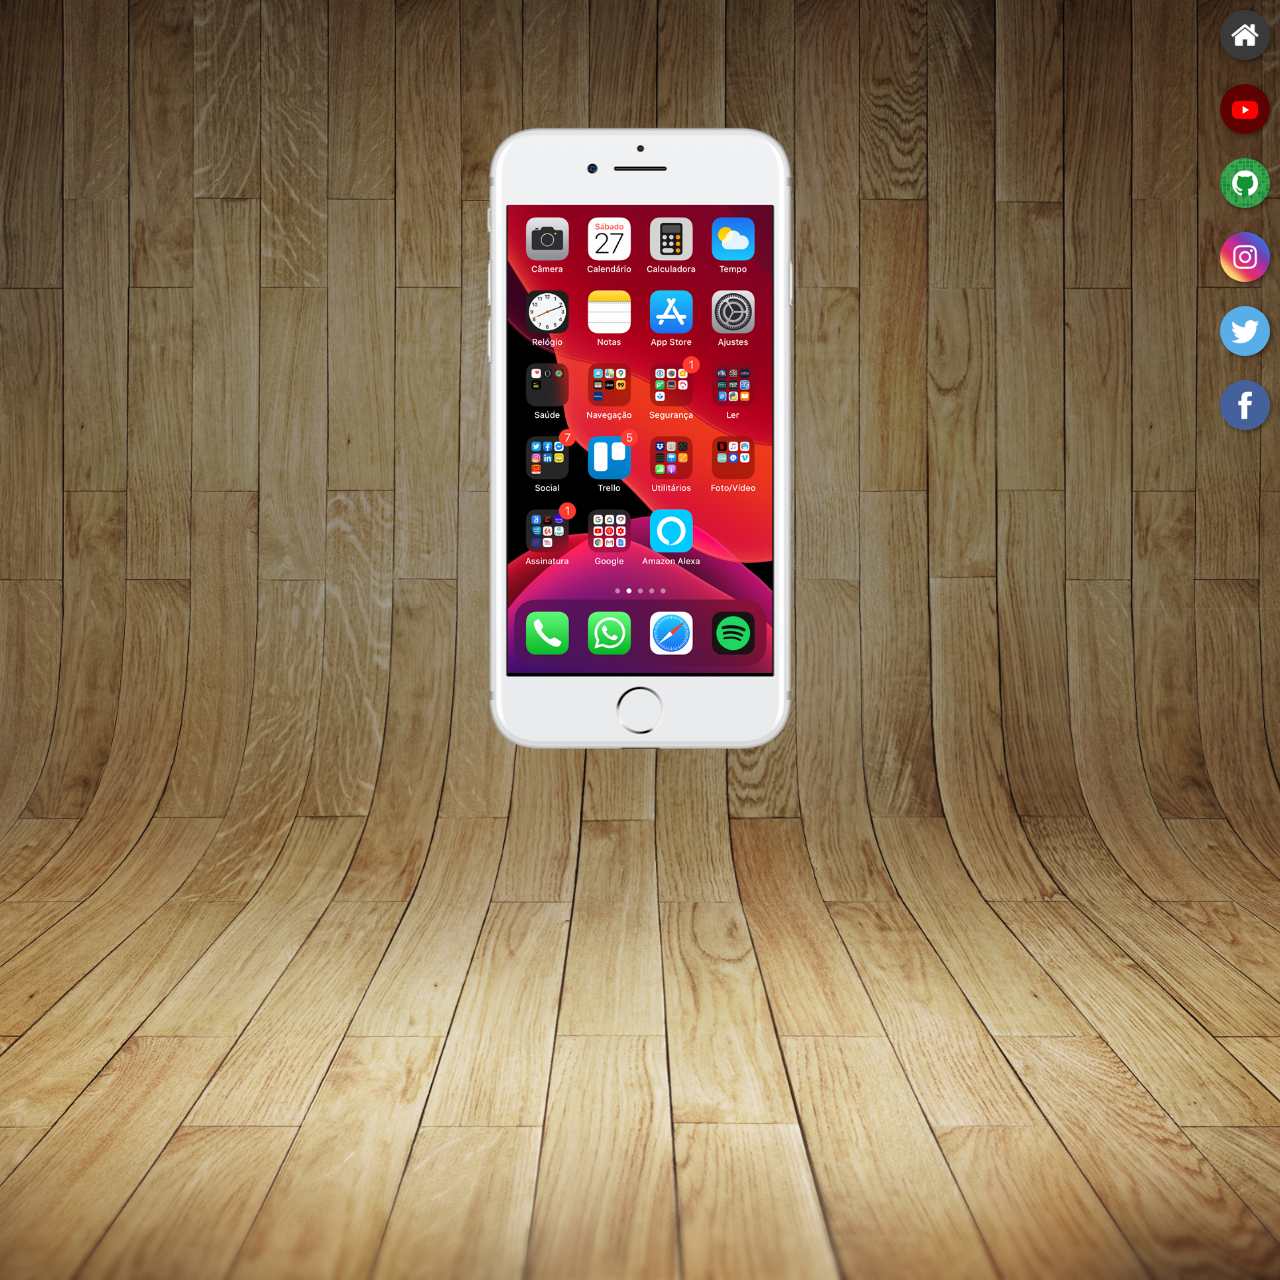
<file: index.html>
<!DOCTYPE html>
<html lang="pt-br">
<head>
    <meta charset="UTF-8">
    <meta http-equiv="X-UA-Compatible" content="IE=edge">
    <meta name="viewport" content="width=device-width, initial-scale=1.0">
    <link rel="shortcut icon" href="favicon.ico" type="image/x-icon">
    <link rel="stylesheet" href="./css/style.css">
    <title>Redes Sociais</title>
</head>
<body>
    <main>
        <section id="telefone">
            <iframe src="home.html" name="tela" id="tela" frameborder="0">
                Seu navegador não compativel com está tecnologia meu nobre.
            </iframe>
        </section>
        <section id="redes-sociais">
            <a href="home.html" target="tela"><img src="image/logo-home.jpg" alt="Home"></a><br>
            <a href="youtube.html" target="tela"><img src="image/logo-youtube.jpg" alt="Youtube"></a><br>
            <a href="github.html" target="tela"><img src="image/logo-github.jpg" alt="GitHub"></a><br>
            <a href="instagram.html" target="tela"><img src="image/logo-instagram.jpg" alt="logo-instagram"></a><br>
            <a href="twitter.html" target="tela"><img src="image/logo-twitter.jpg" alt="Twitter"></a><br>
            <a href="facebook.html" target="tela"><img src="image/logo-facebook.jpg" alt="Facebook"></a>
        </section>
    </main>
</body>
</html>
</file>
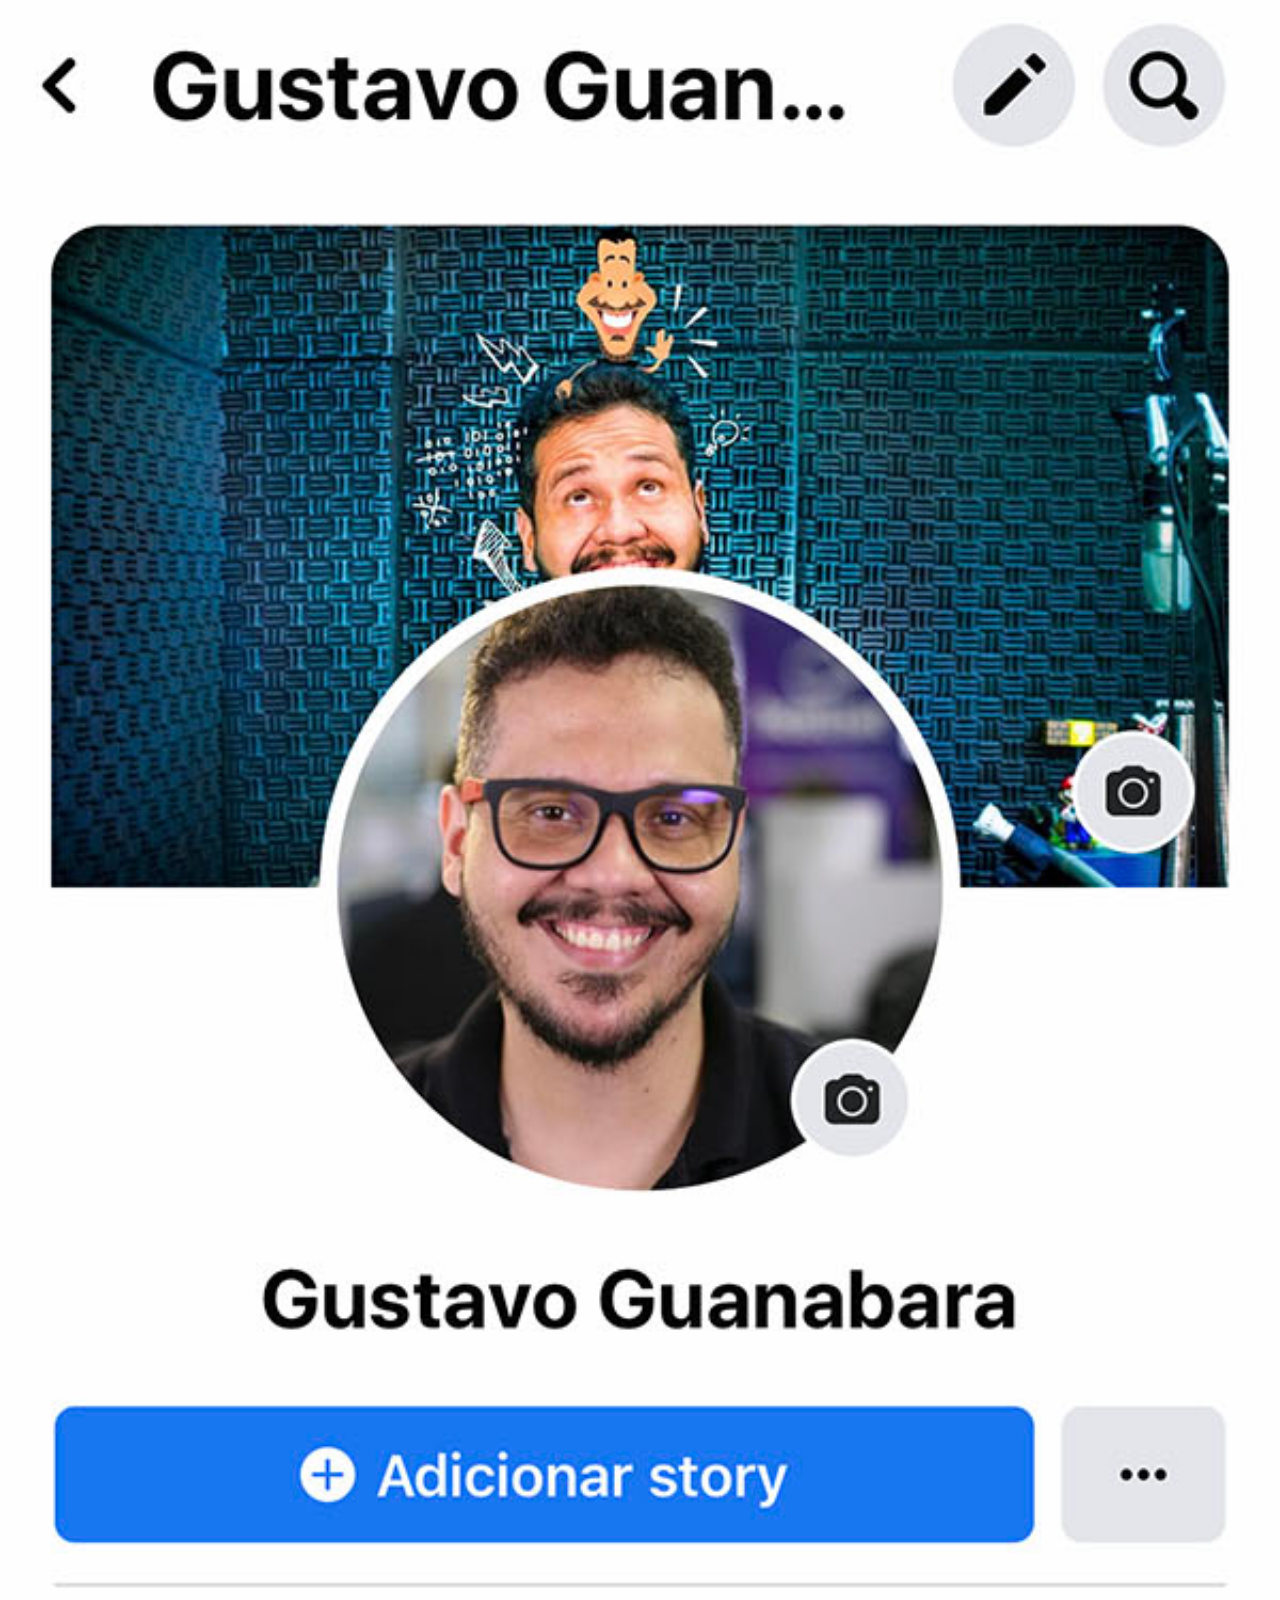
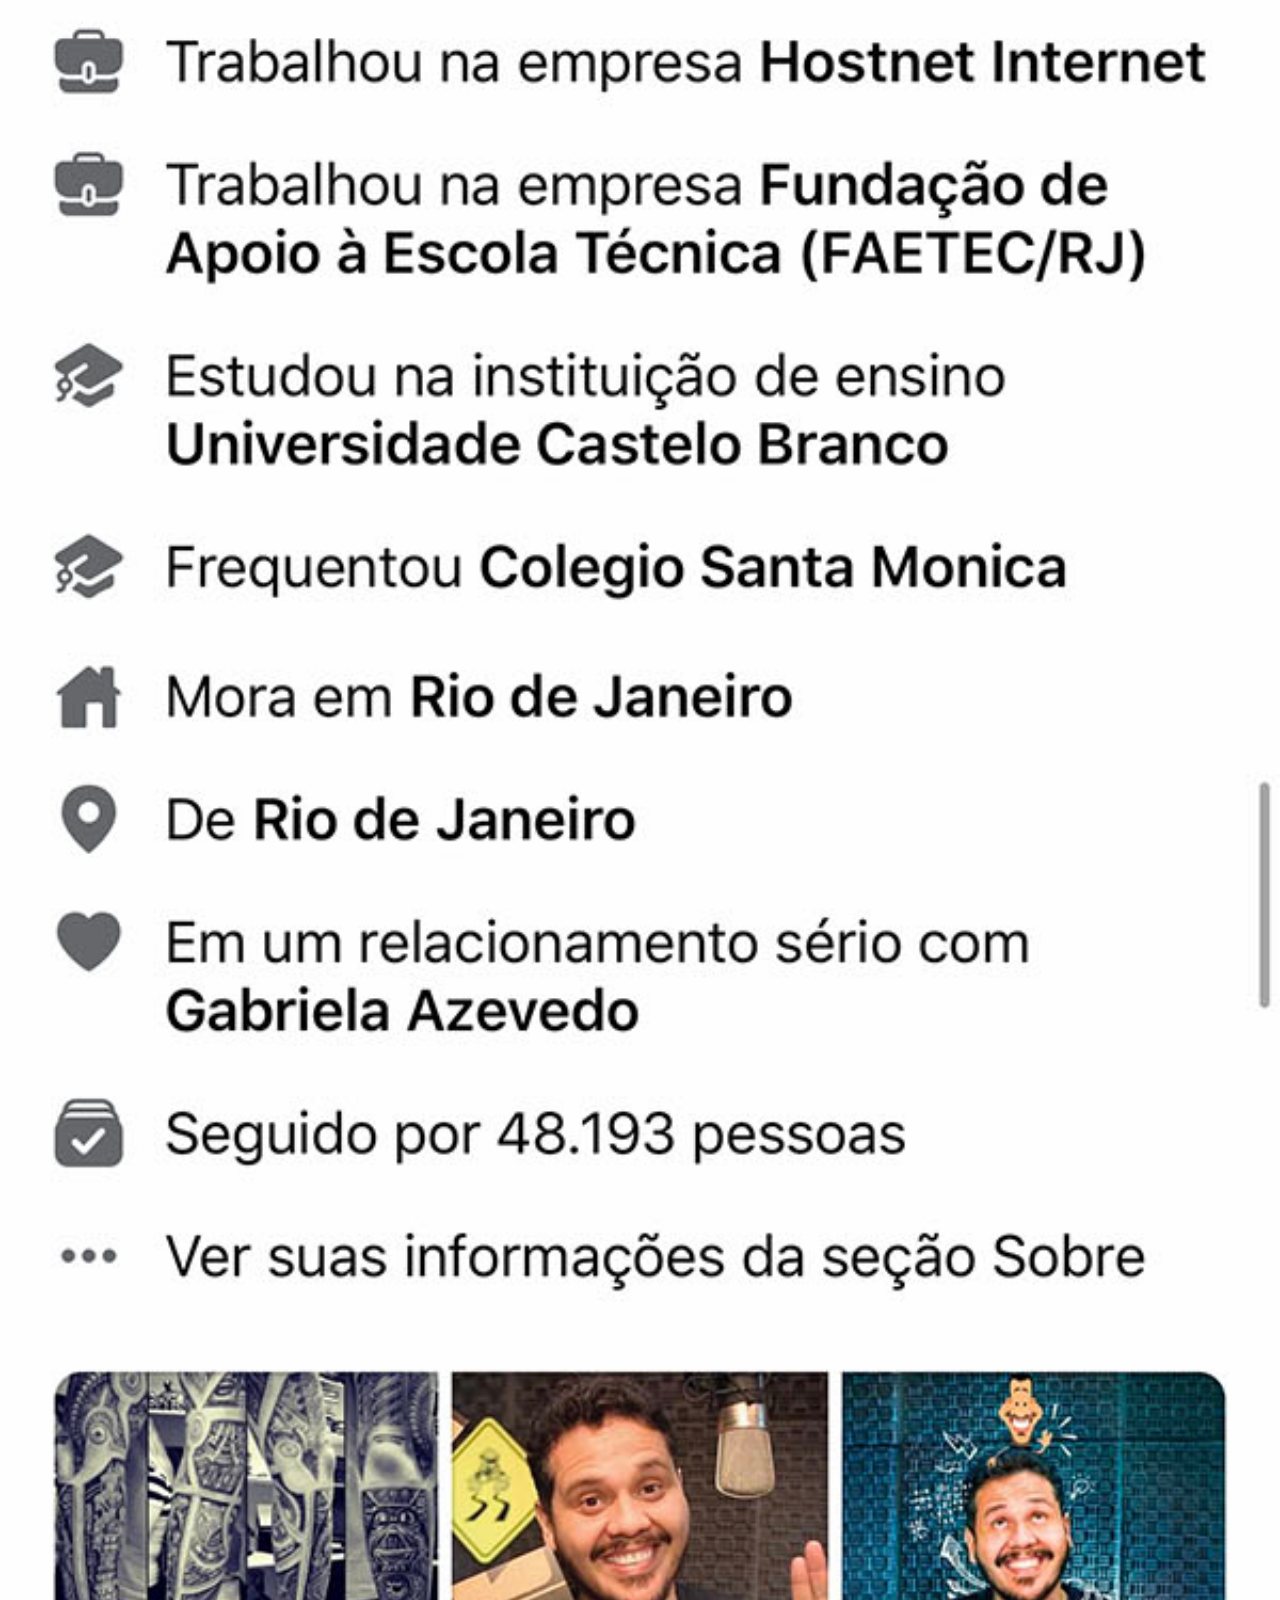
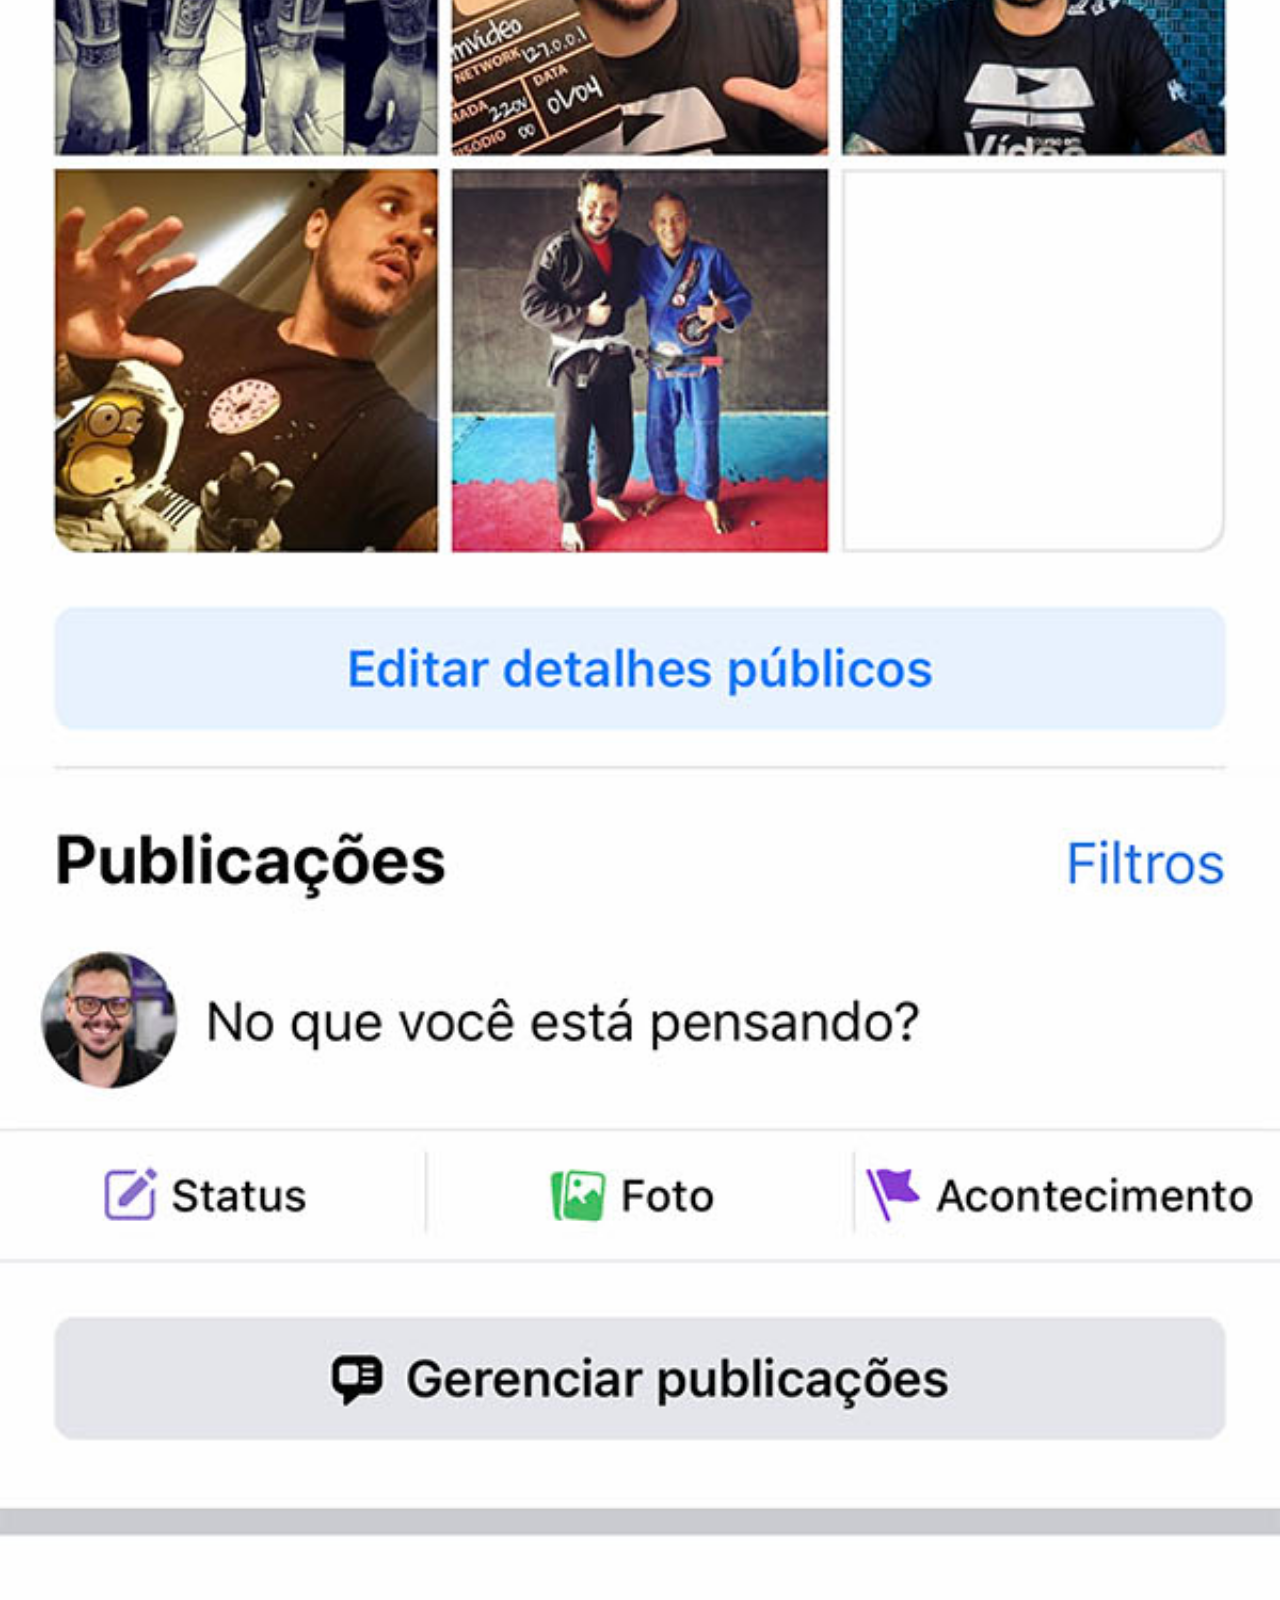
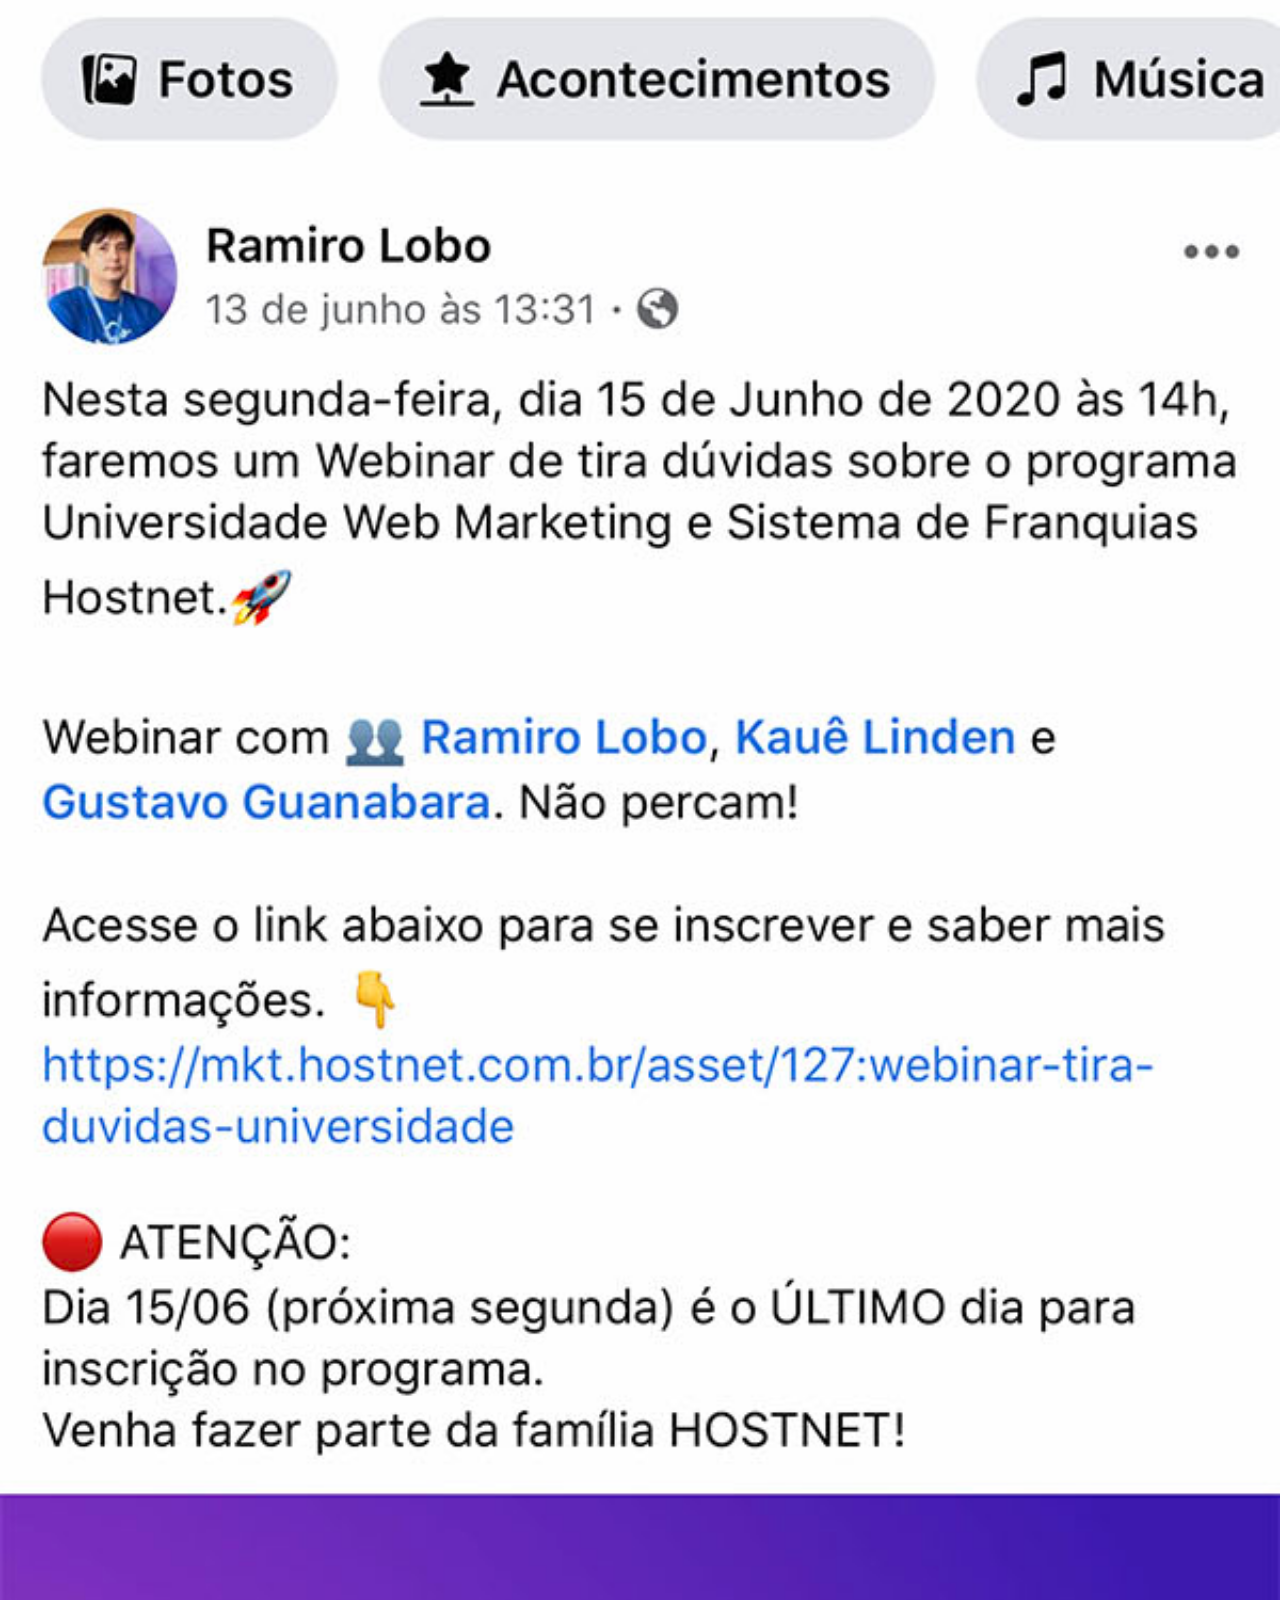
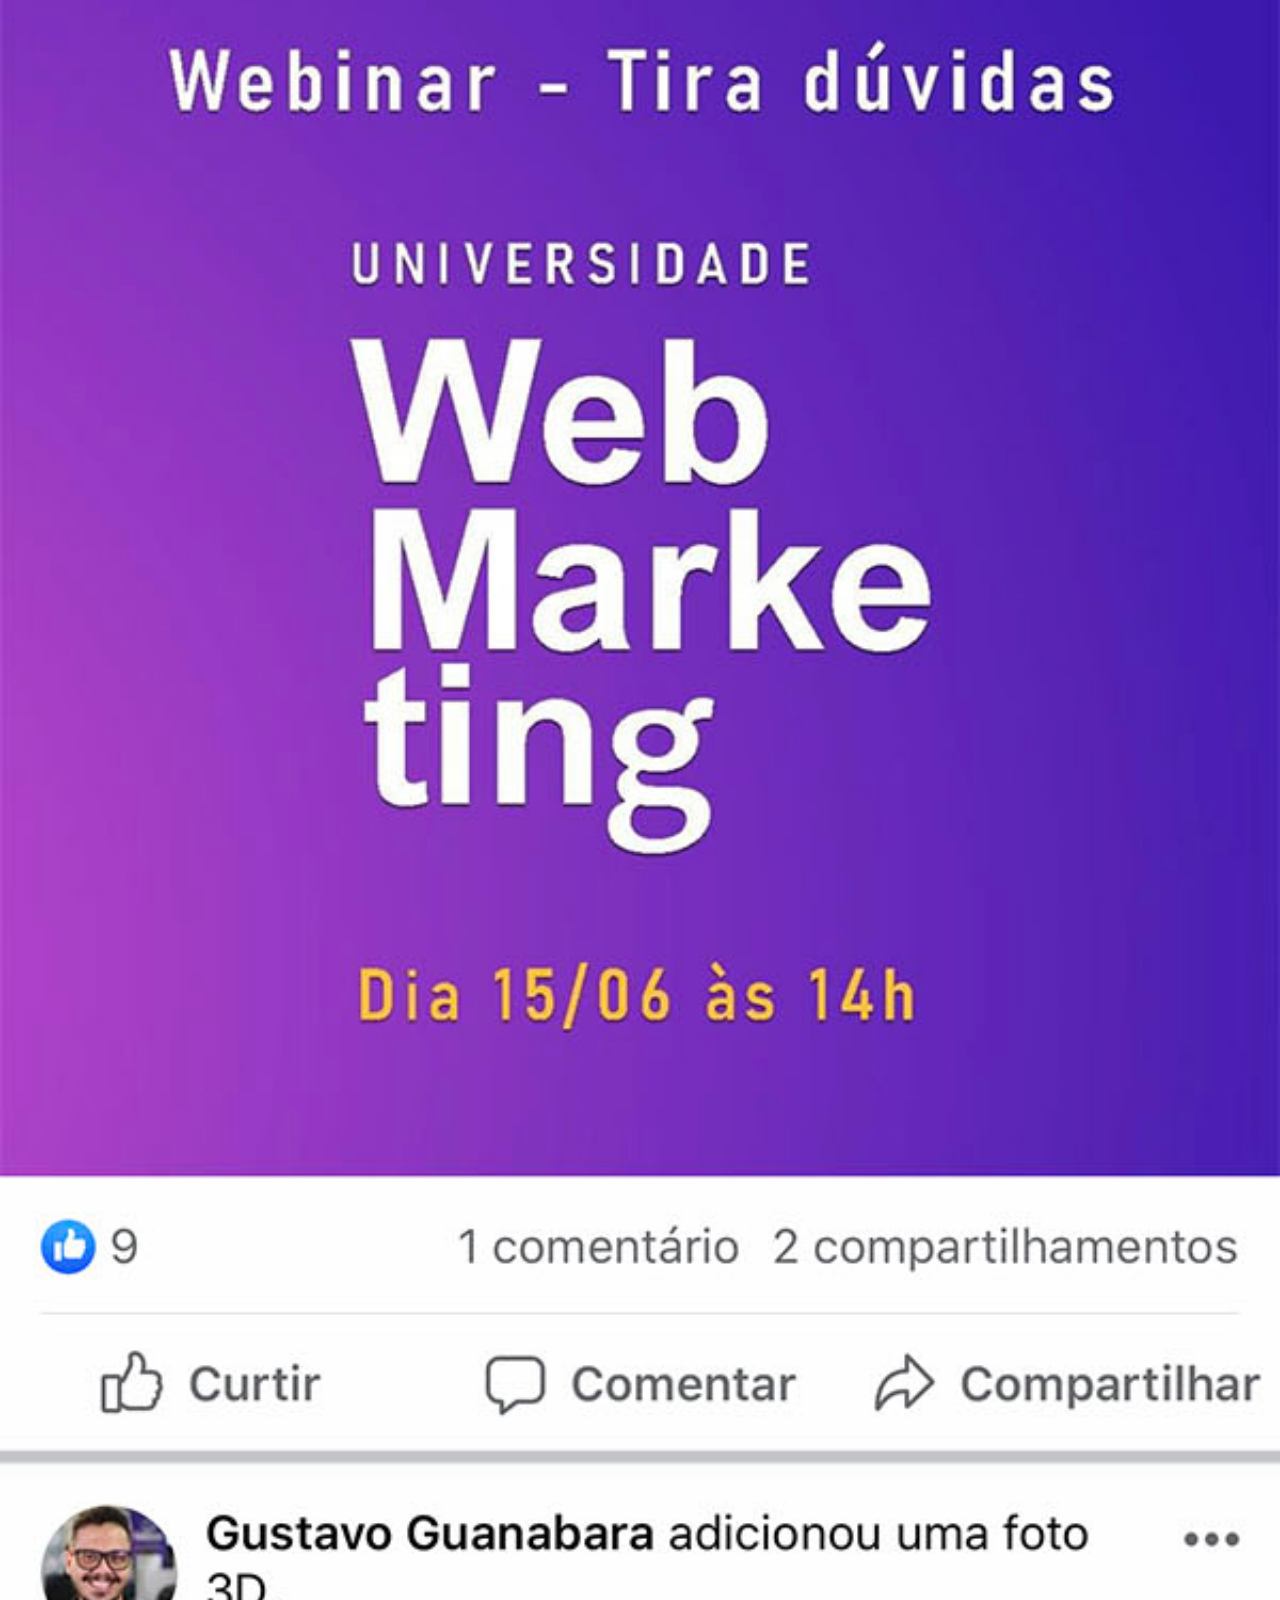
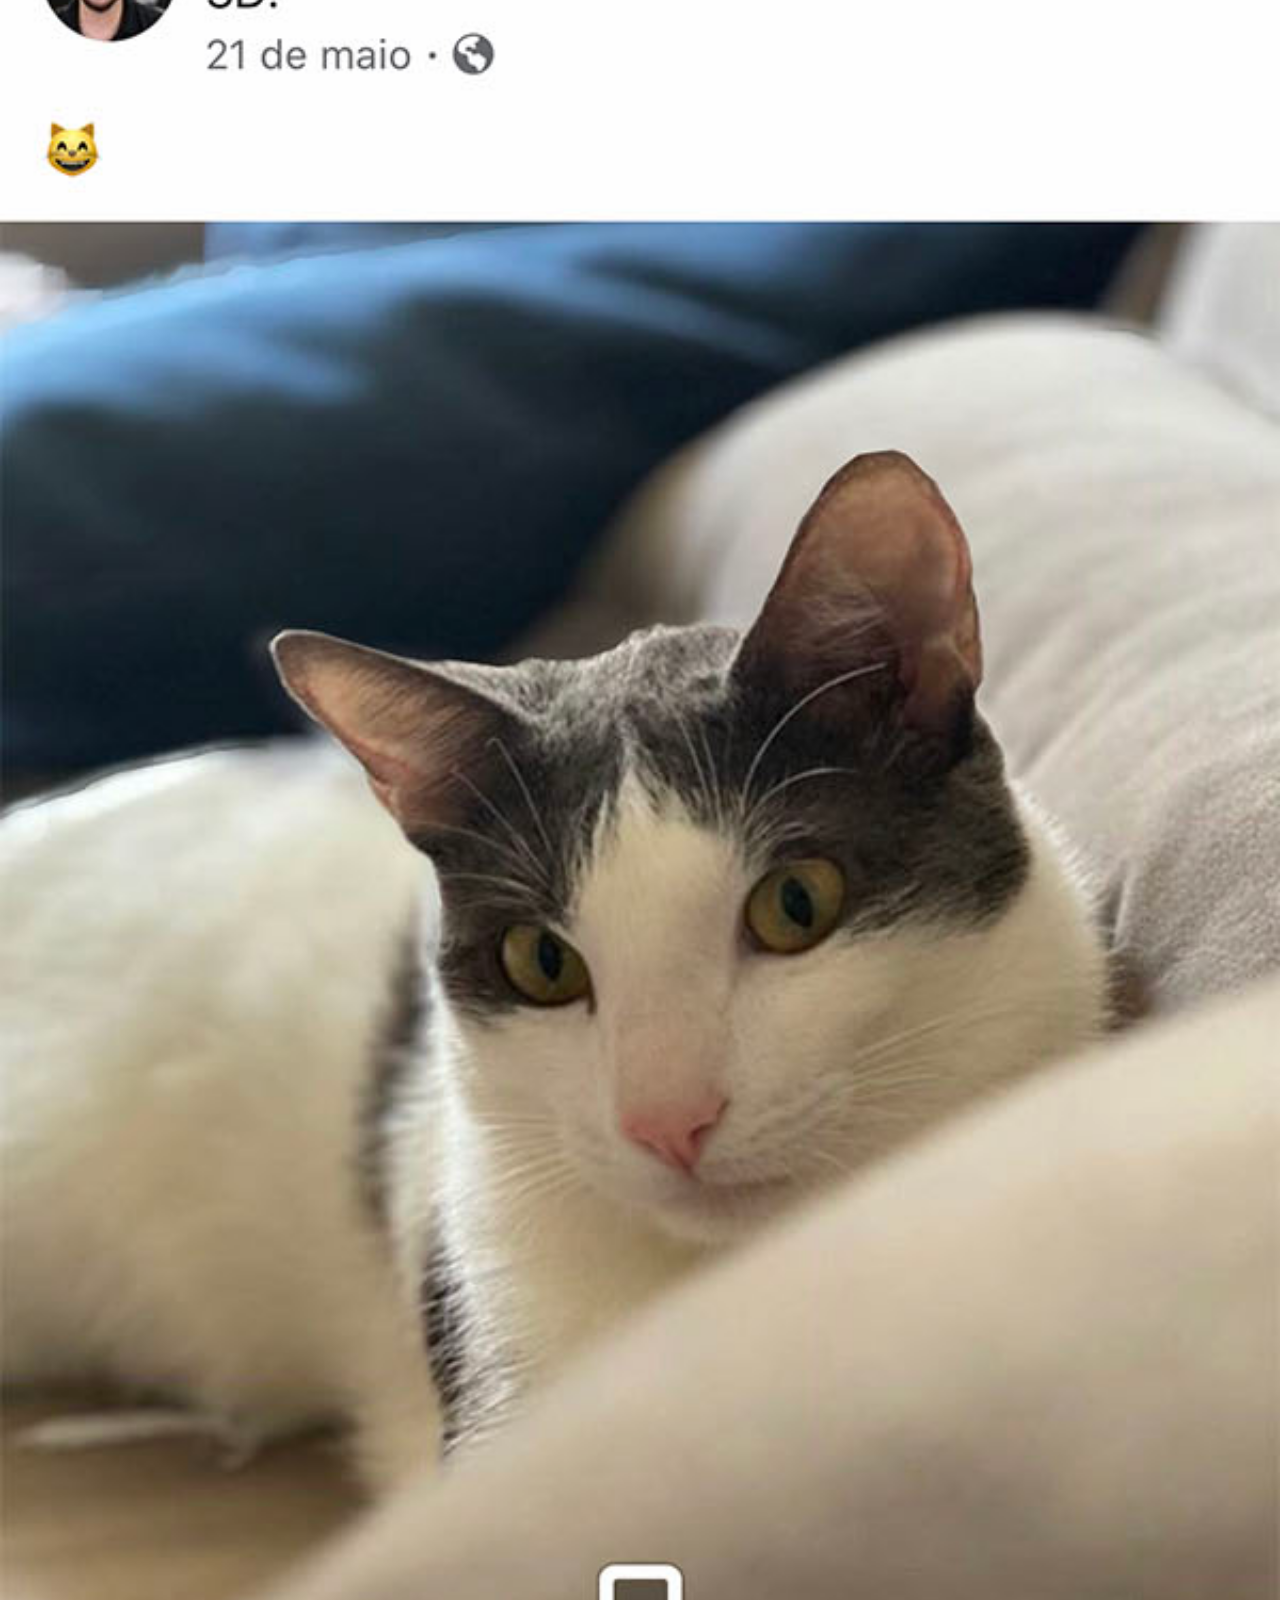
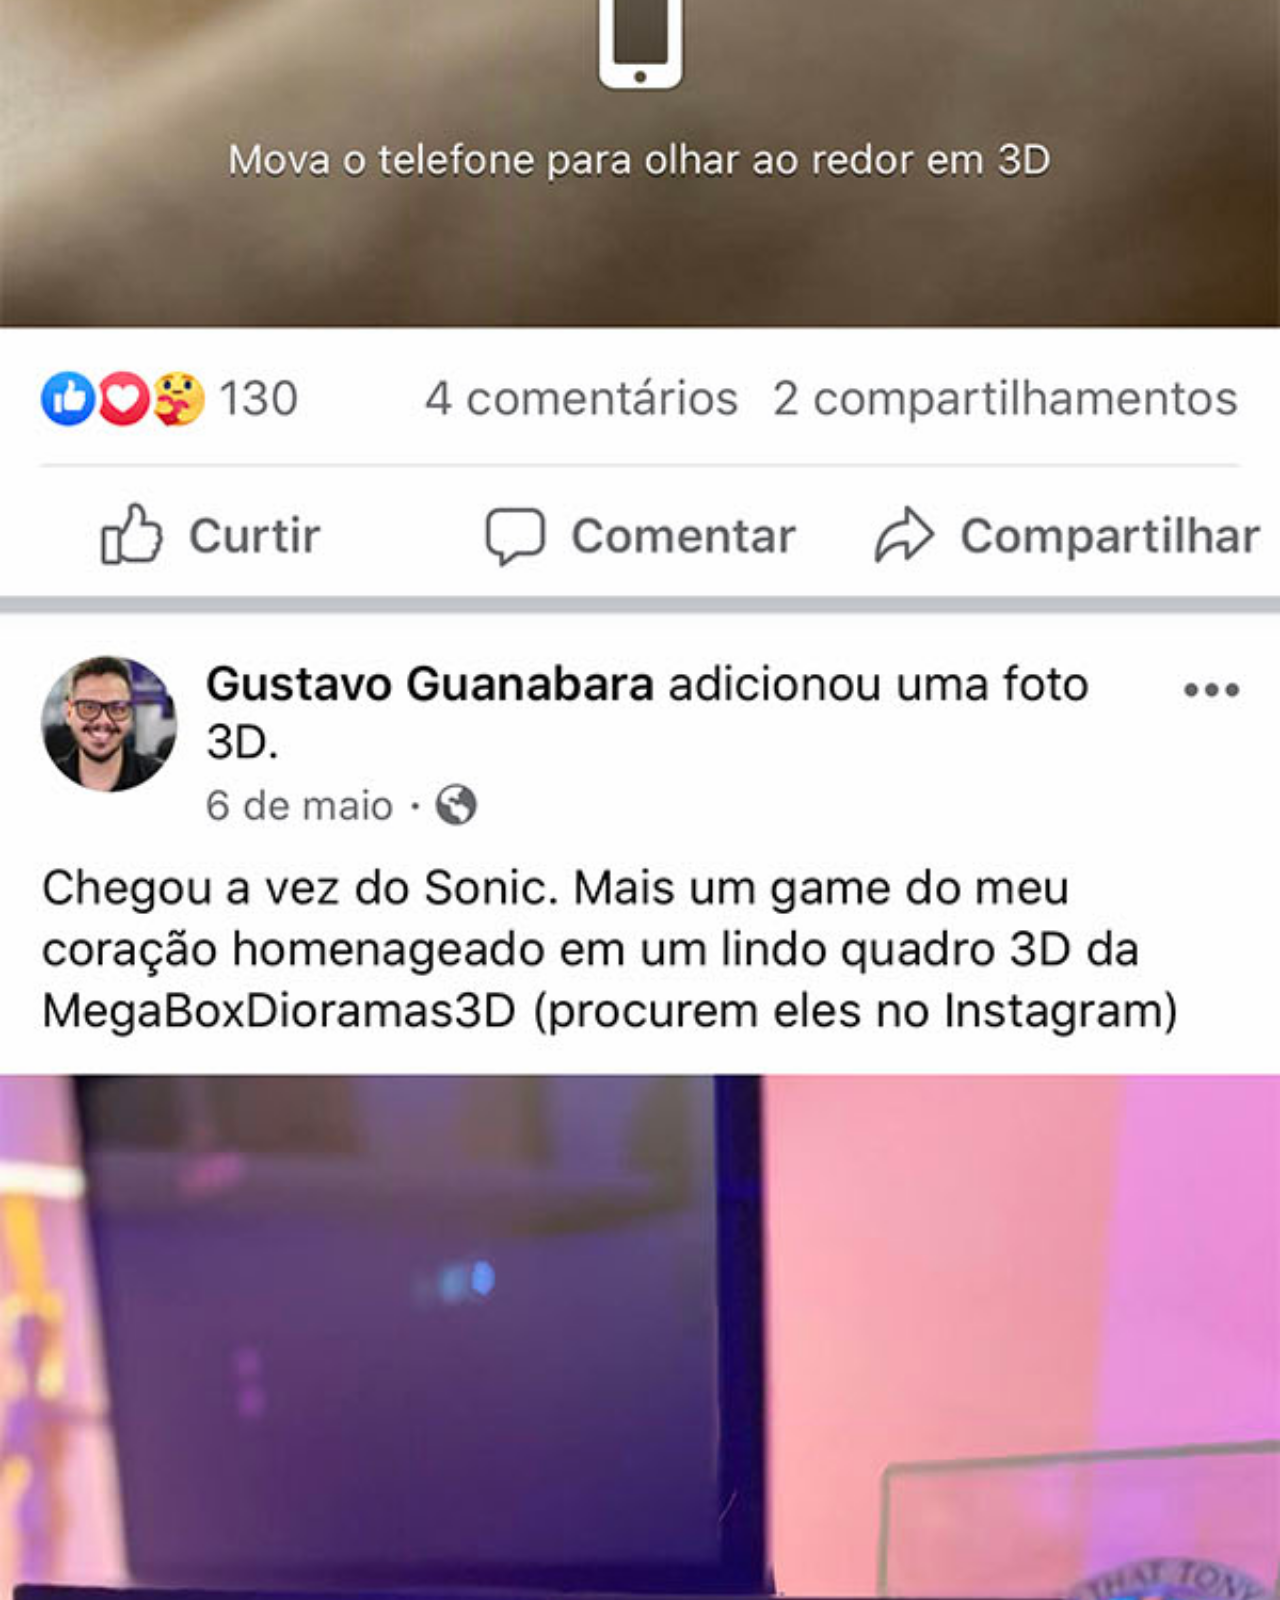
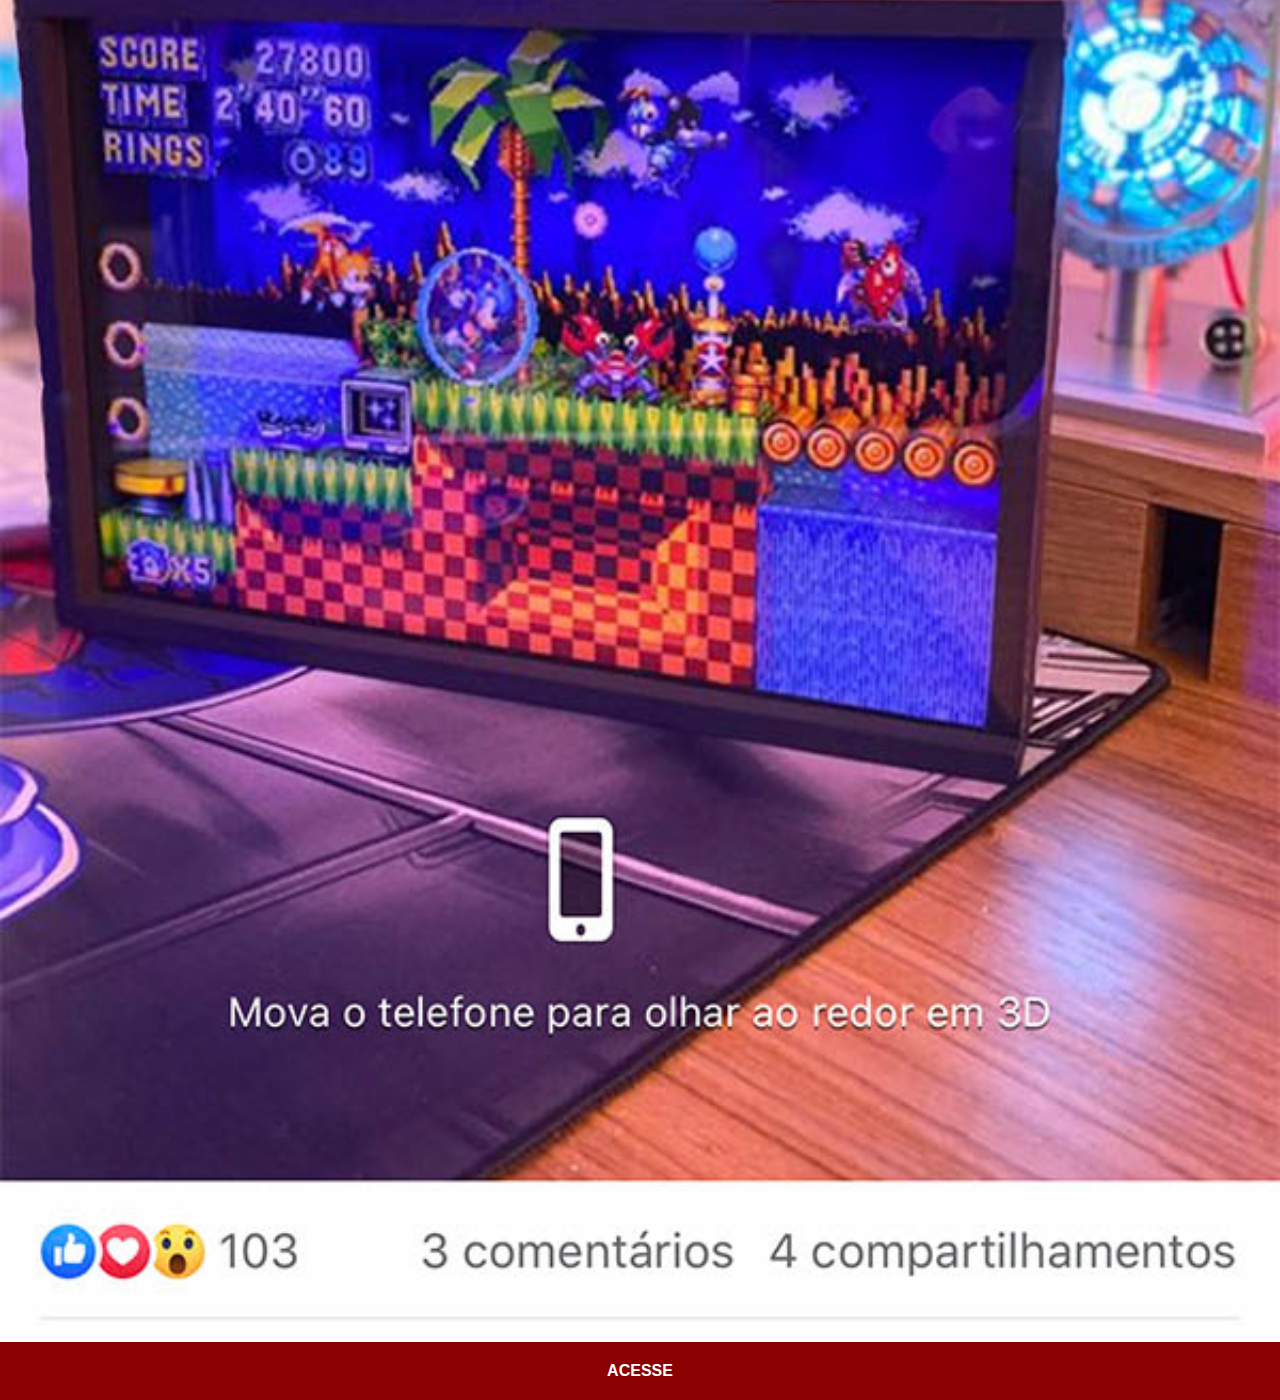
<file: facebook.html>
<!DOCTYPE html>
<html lang="pt-br">
<head>
    <meta charset="UTF-8">
    <meta http-equiv="X-UA-Compatible" content="IE=edge">
    <meta name="viewport" content="width=device-width, initial-scale=1.0">
    <title>Facebook</title>
    <link rel="stylesheet" href="css/social.css">
</head>
<body>
    <img src="image/tela-facebook.jpg" alt="Facebook">
    <a href="https://pt-br.facebook.com/CursosEmVideo/" target="_blank">ACESSE</a>
</body>
</html>
</file>
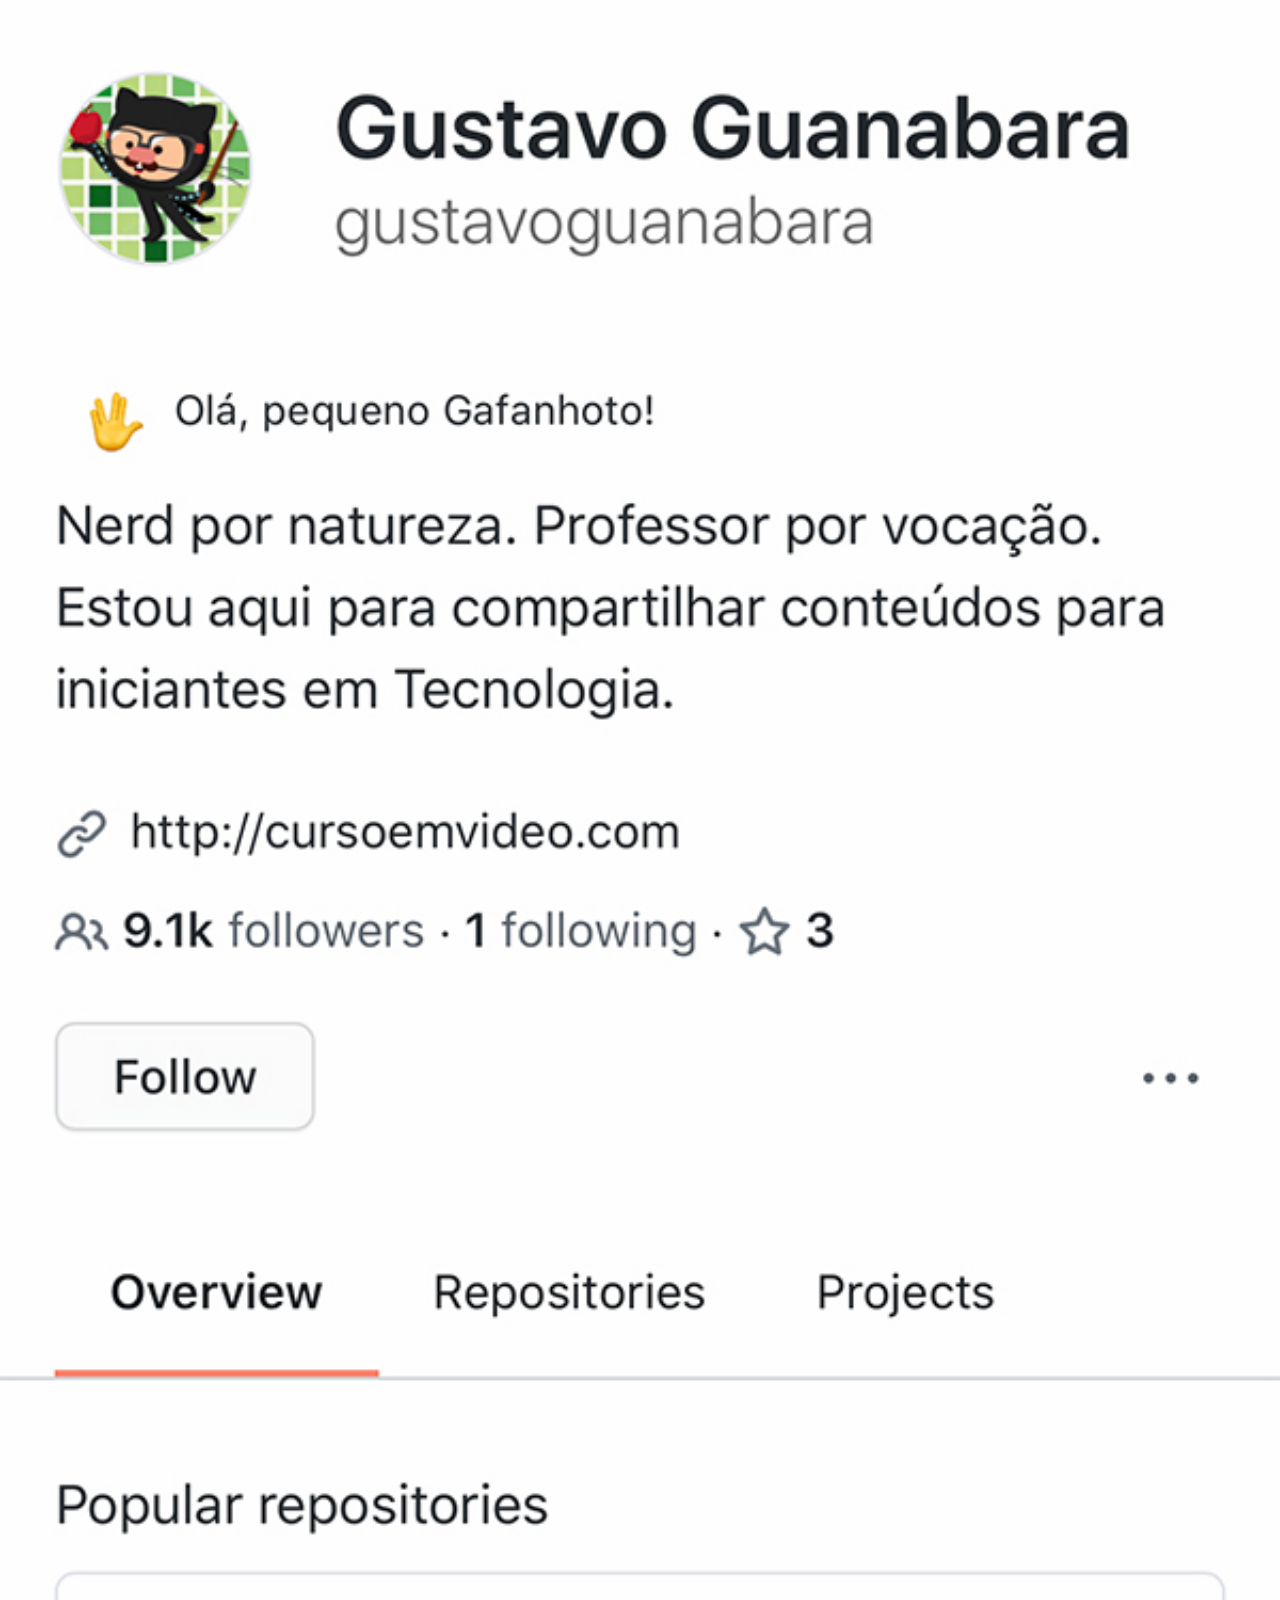
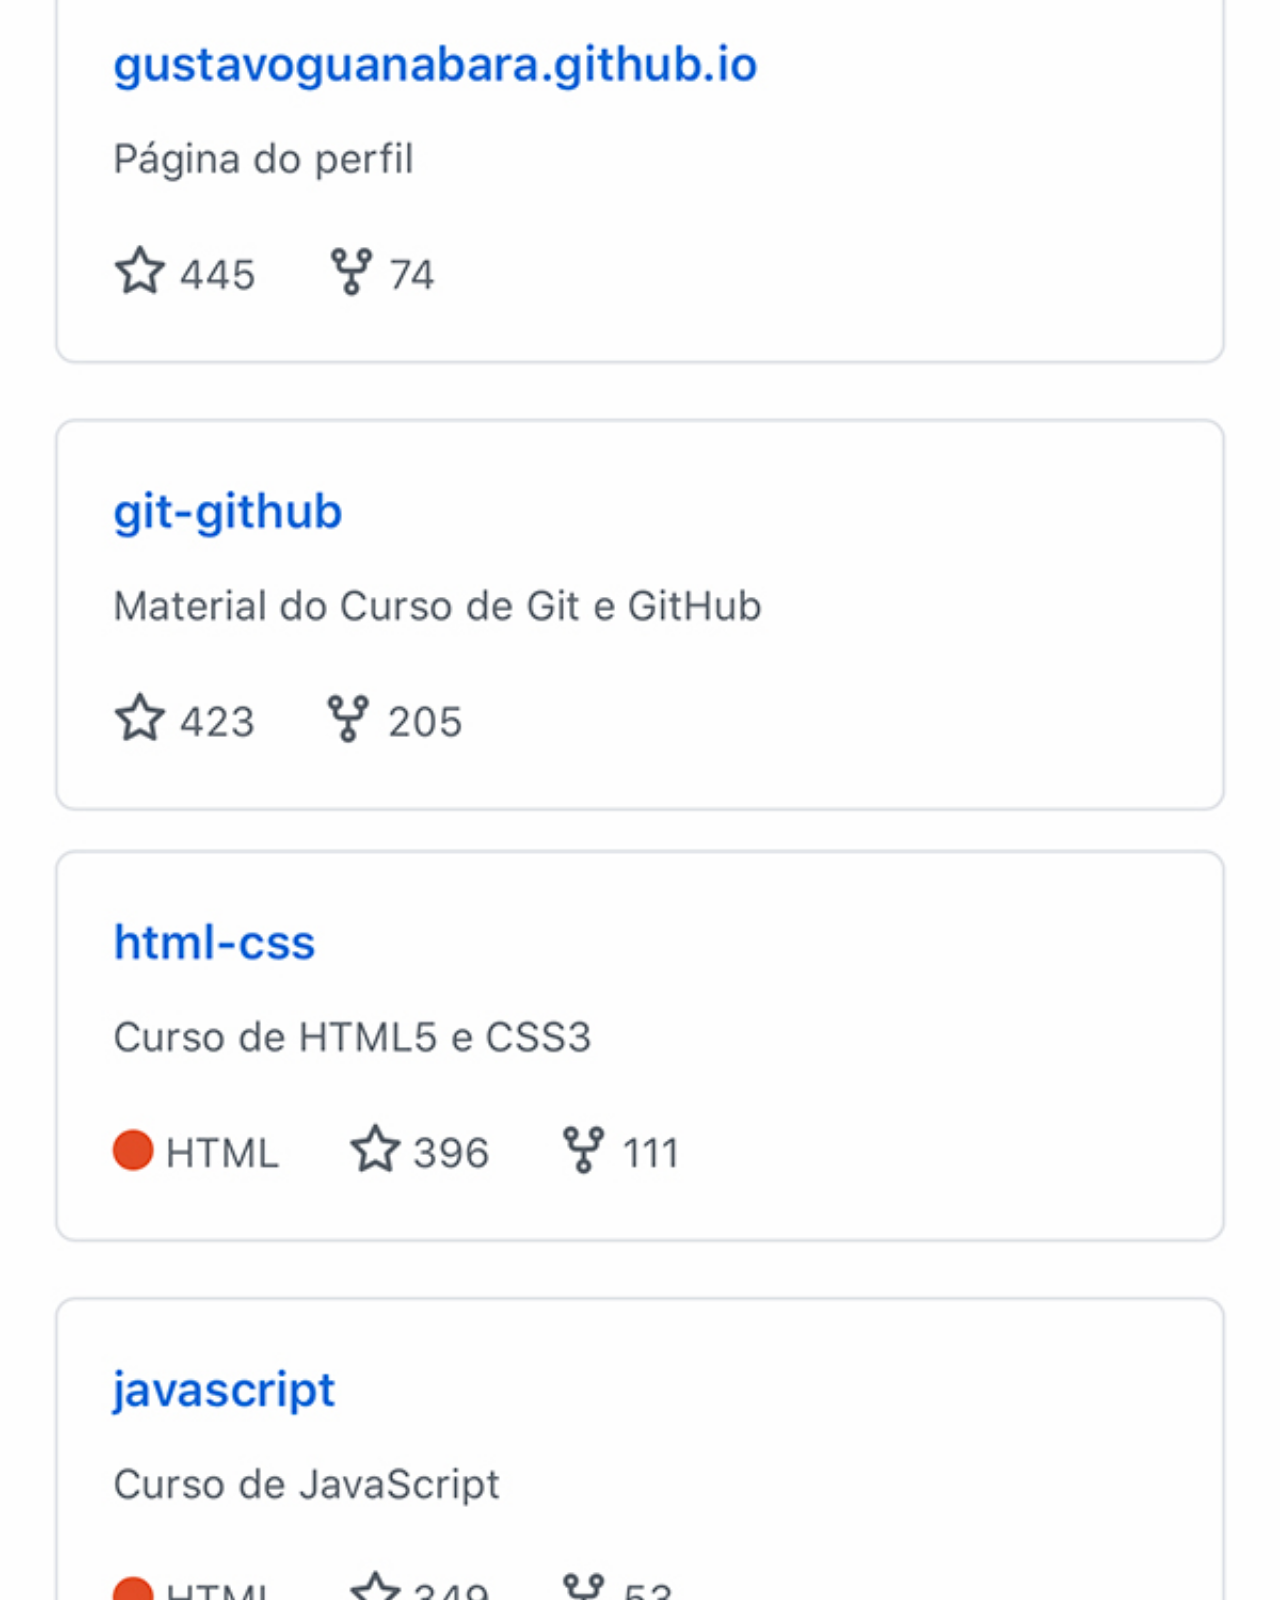
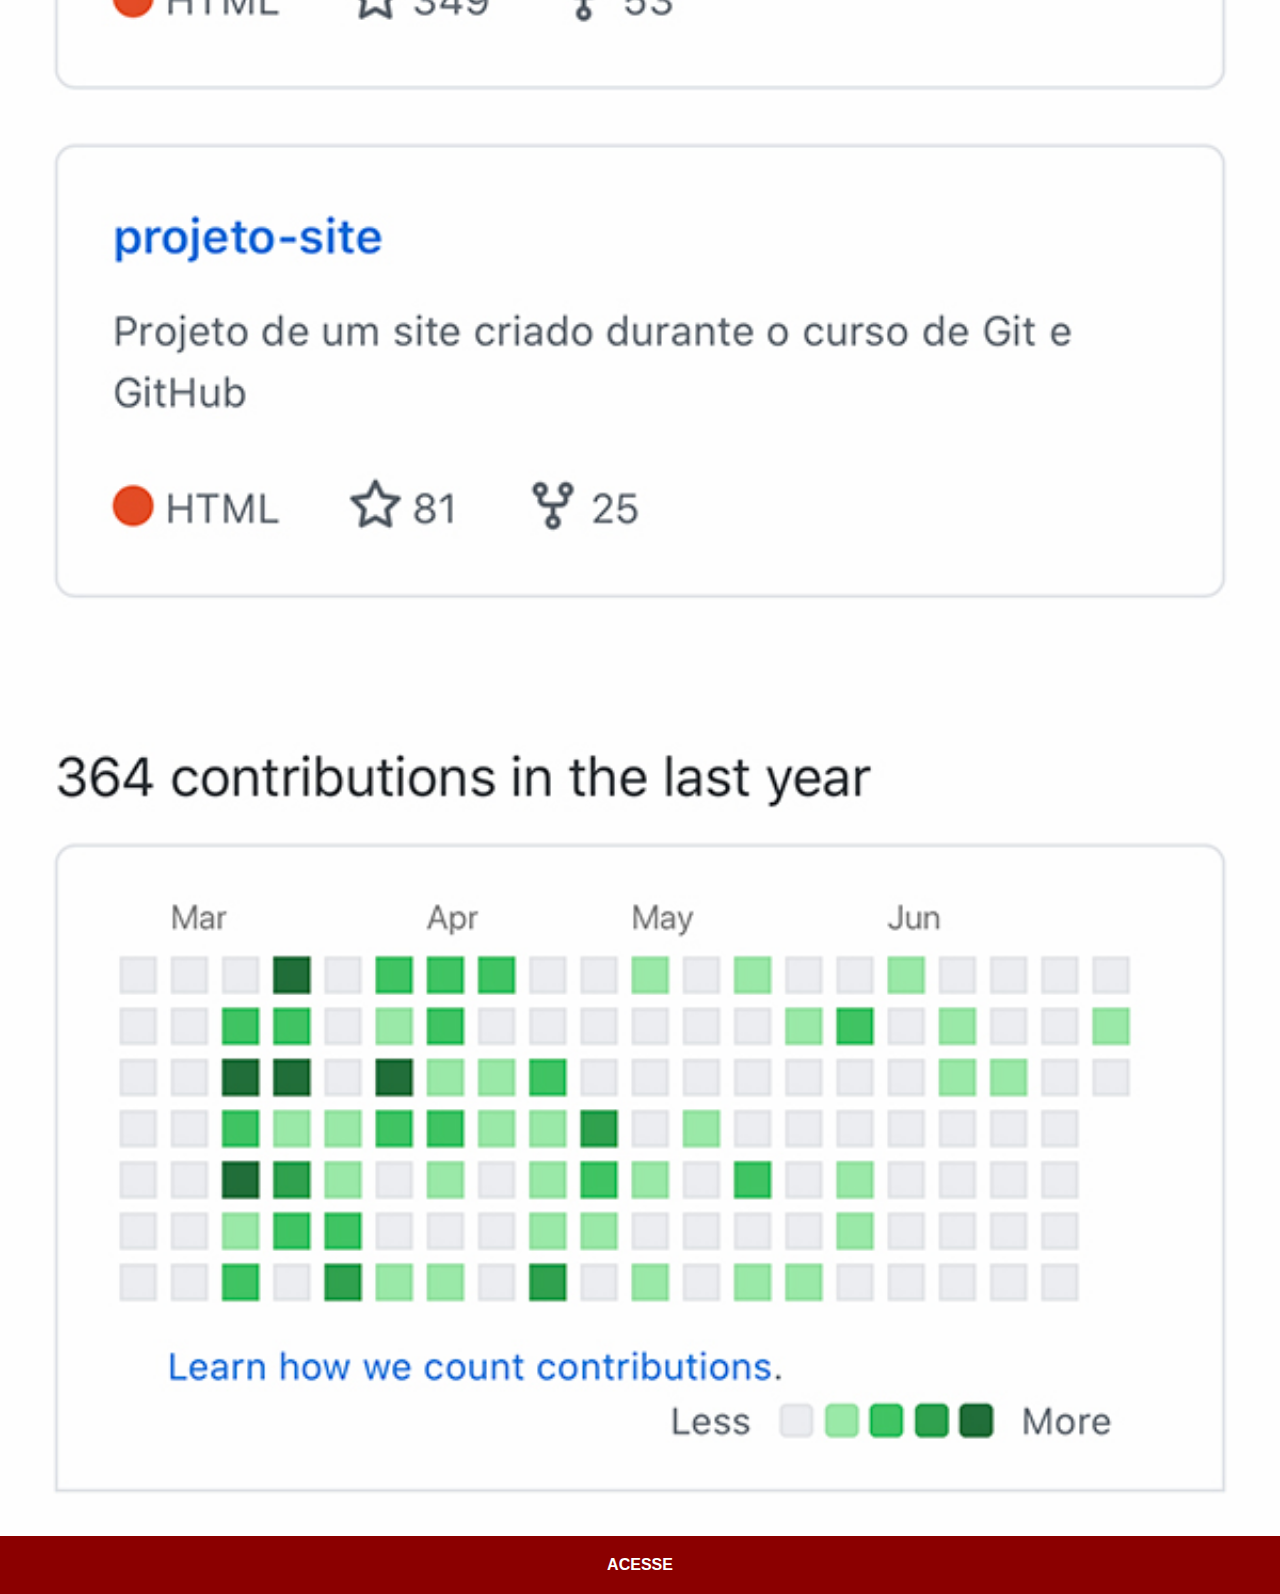
<file: github.html>
<!DOCTYPE html>
<html lang="pt-br">
<head>
    <meta charset="UTF-8">
    <meta http-equiv="X-UA-Compatible" content="IE=edge">
    <meta name="viewport" content="width=device-width, initial-scale=1.0">
    <title>GitHub</title>
    <link rel="stylesheet" href="css/social.css">
</head>
<body>
    <img src="image/tela-github.jpg" alt="GitHub">
    <a href="https://github.com/gustavoguanabara" target="_blank">ACESSE</a>
</body>
</html>
</file>
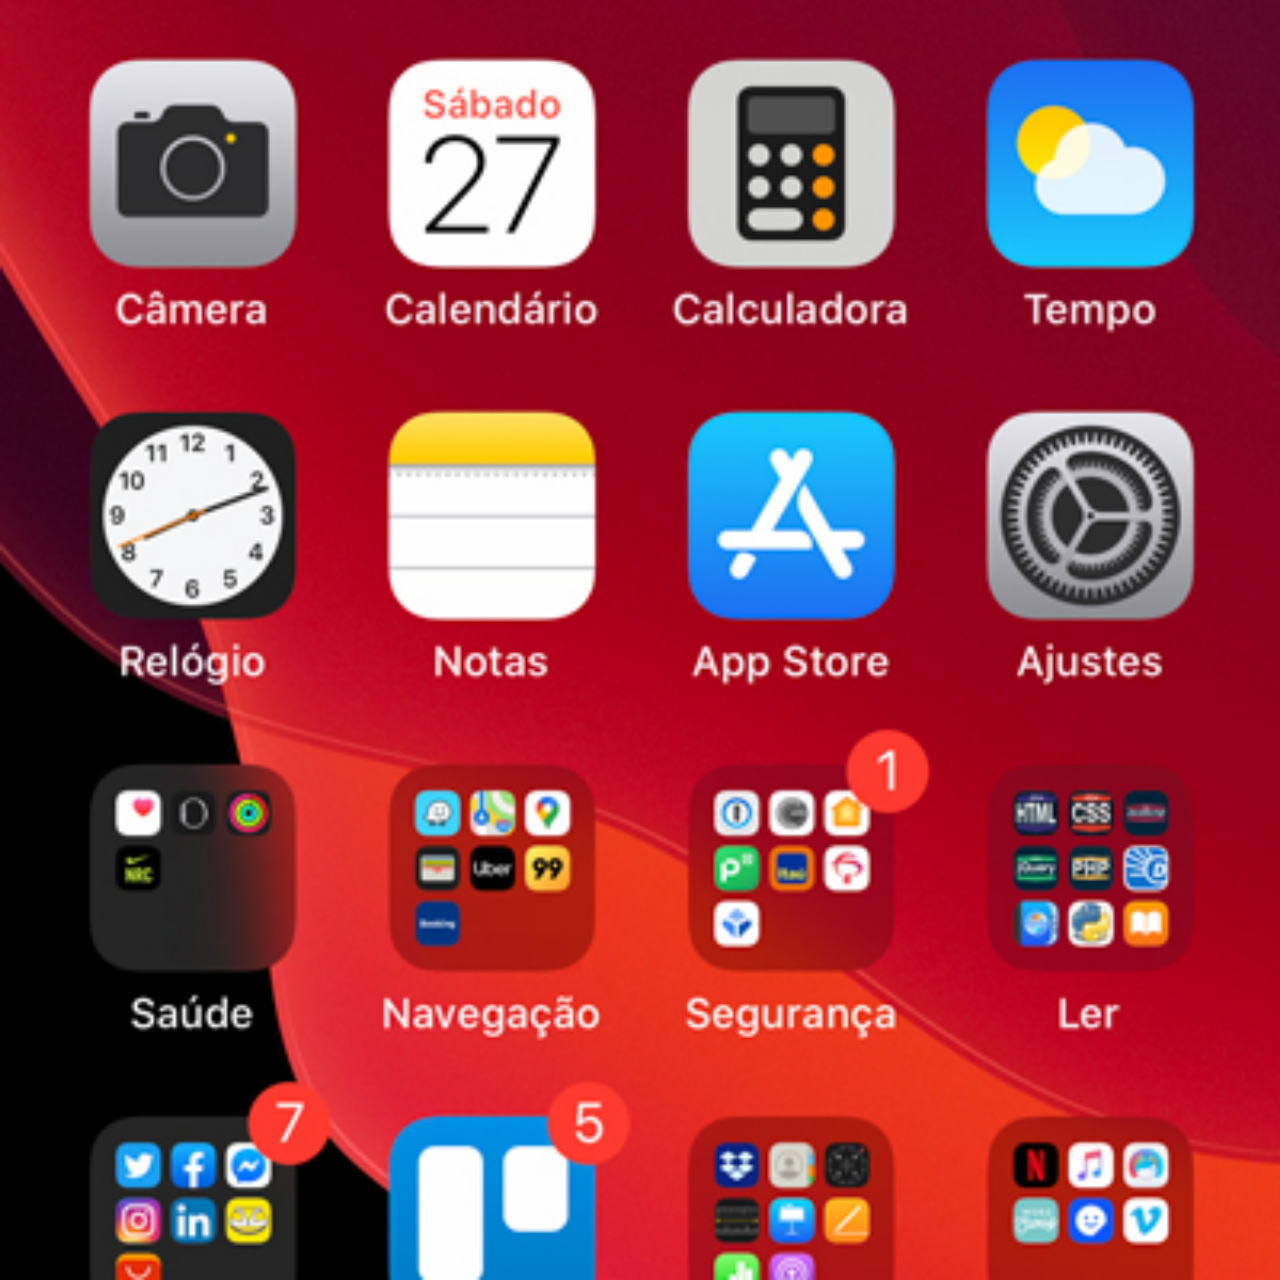
<file: home.html>
<!DOCTYPE html>
<html lang="pt-br">
<head>
    <meta charset="UTF-8">
    <meta http-equiv="X-UA-Compatible" content="IE=edge">
    <meta name="viewport" content="width=device-width, initial-scale=1.0">
    <title>Home</title>
</head>
<style> 
    * {
        margin: 0px;
        padding: 0px;
    }

    body {
        width: 100vw;
        height: 100vw;
        background: black url(image/tela-home.jpg) no-repeat top center;
        background-size: cover;
    }
</style>
<body>
    
</body>
</html>
</file>
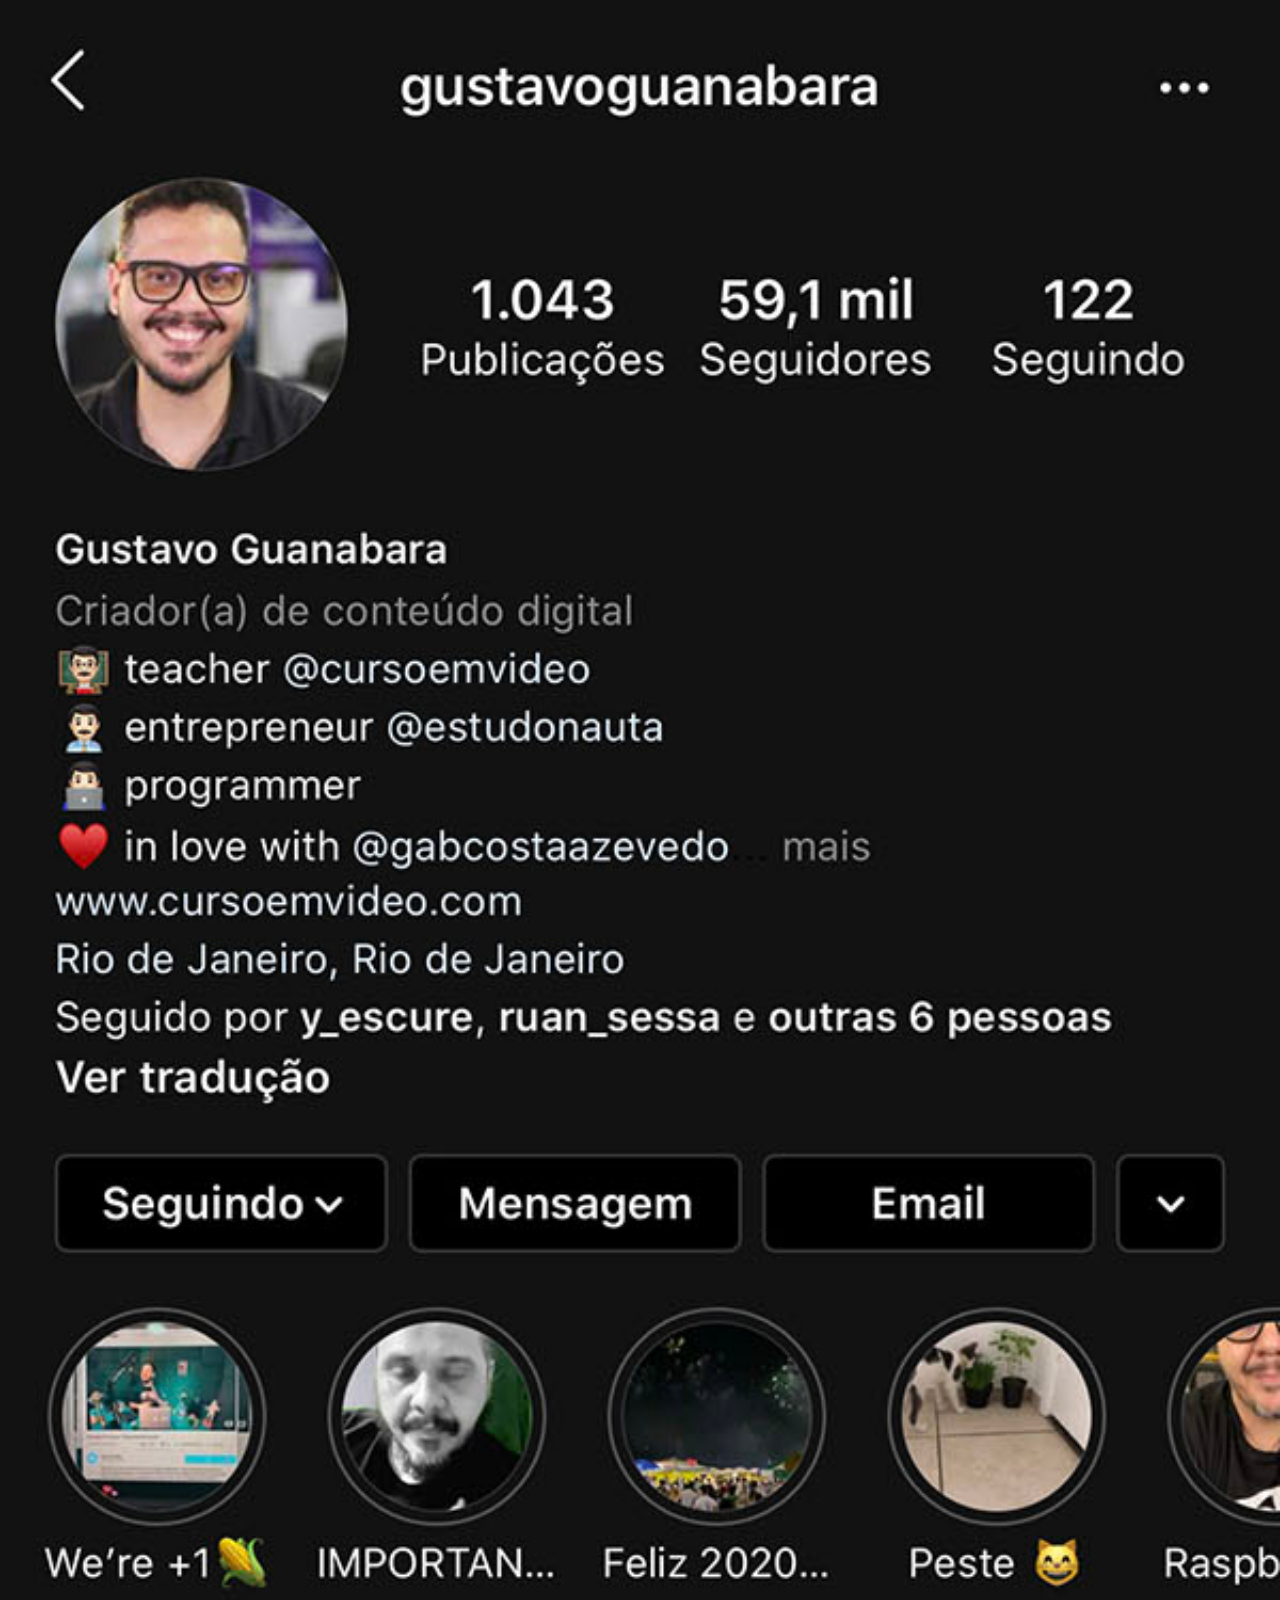
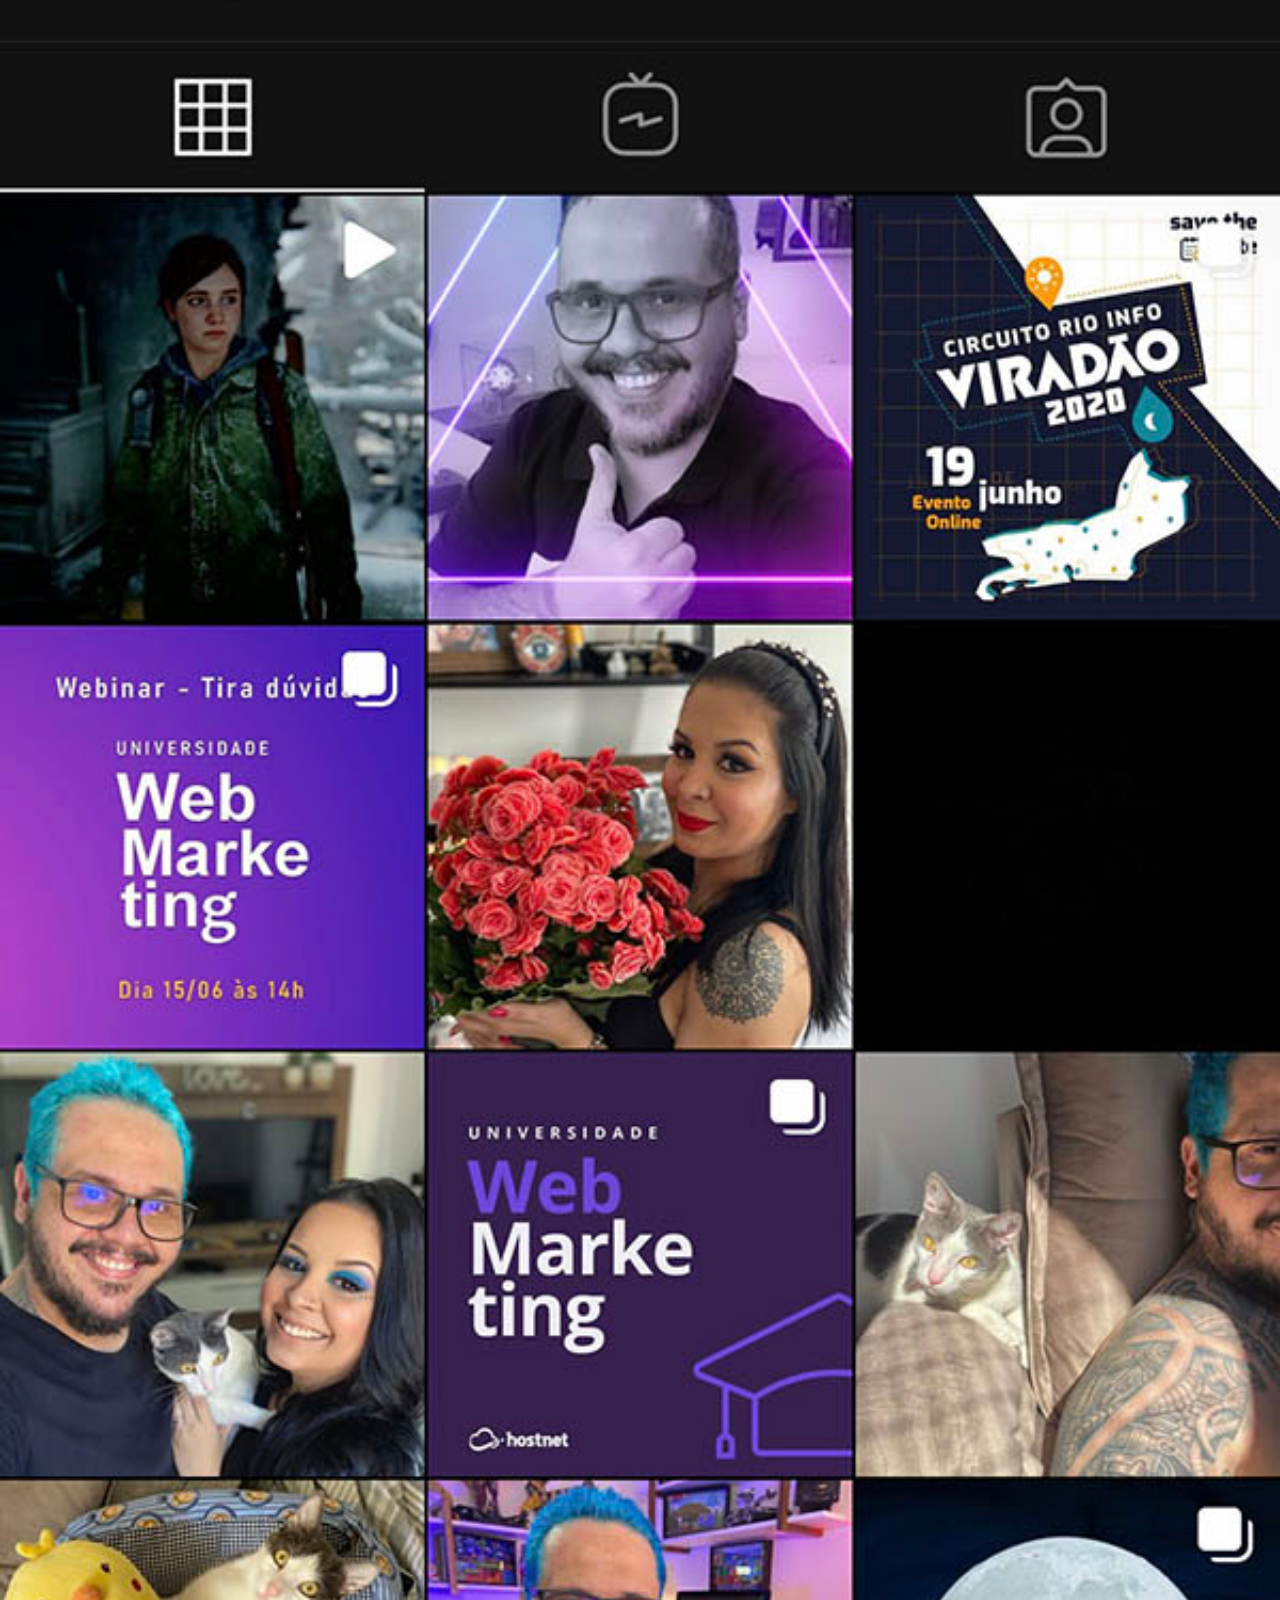
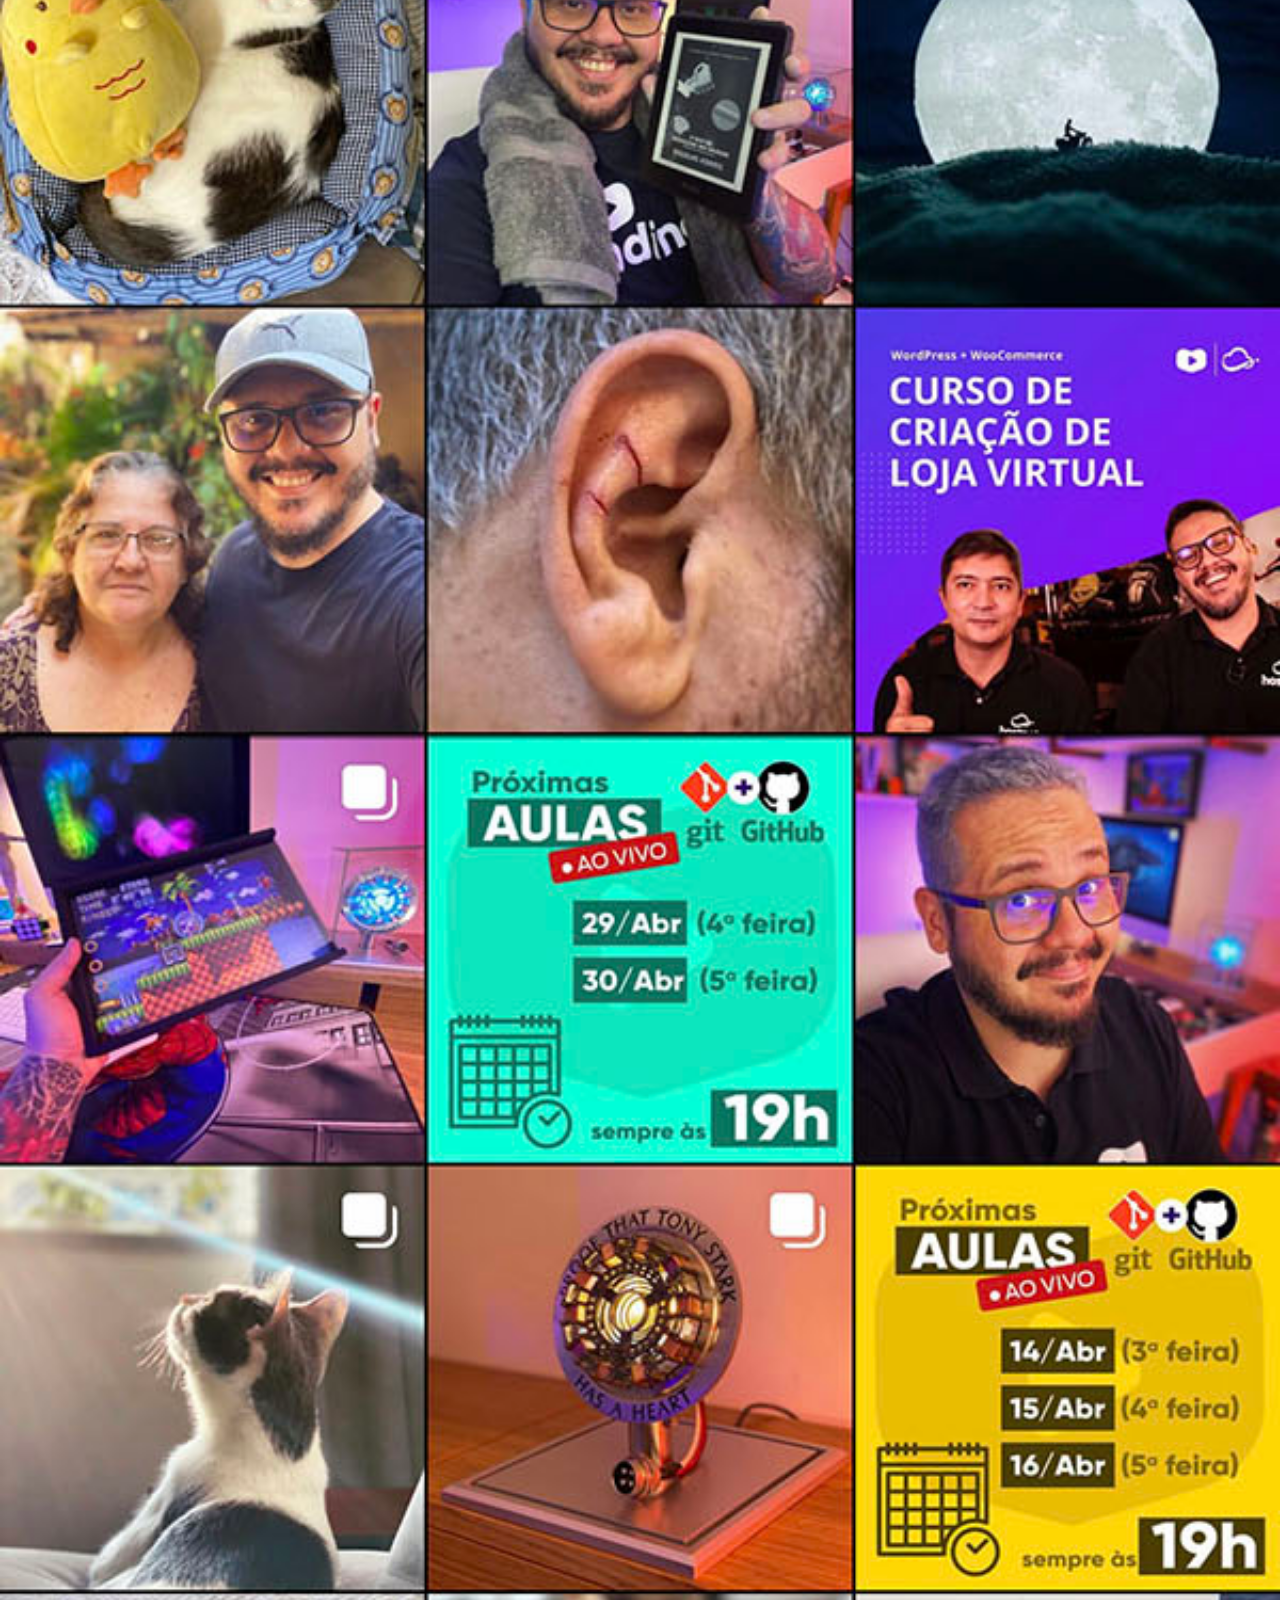
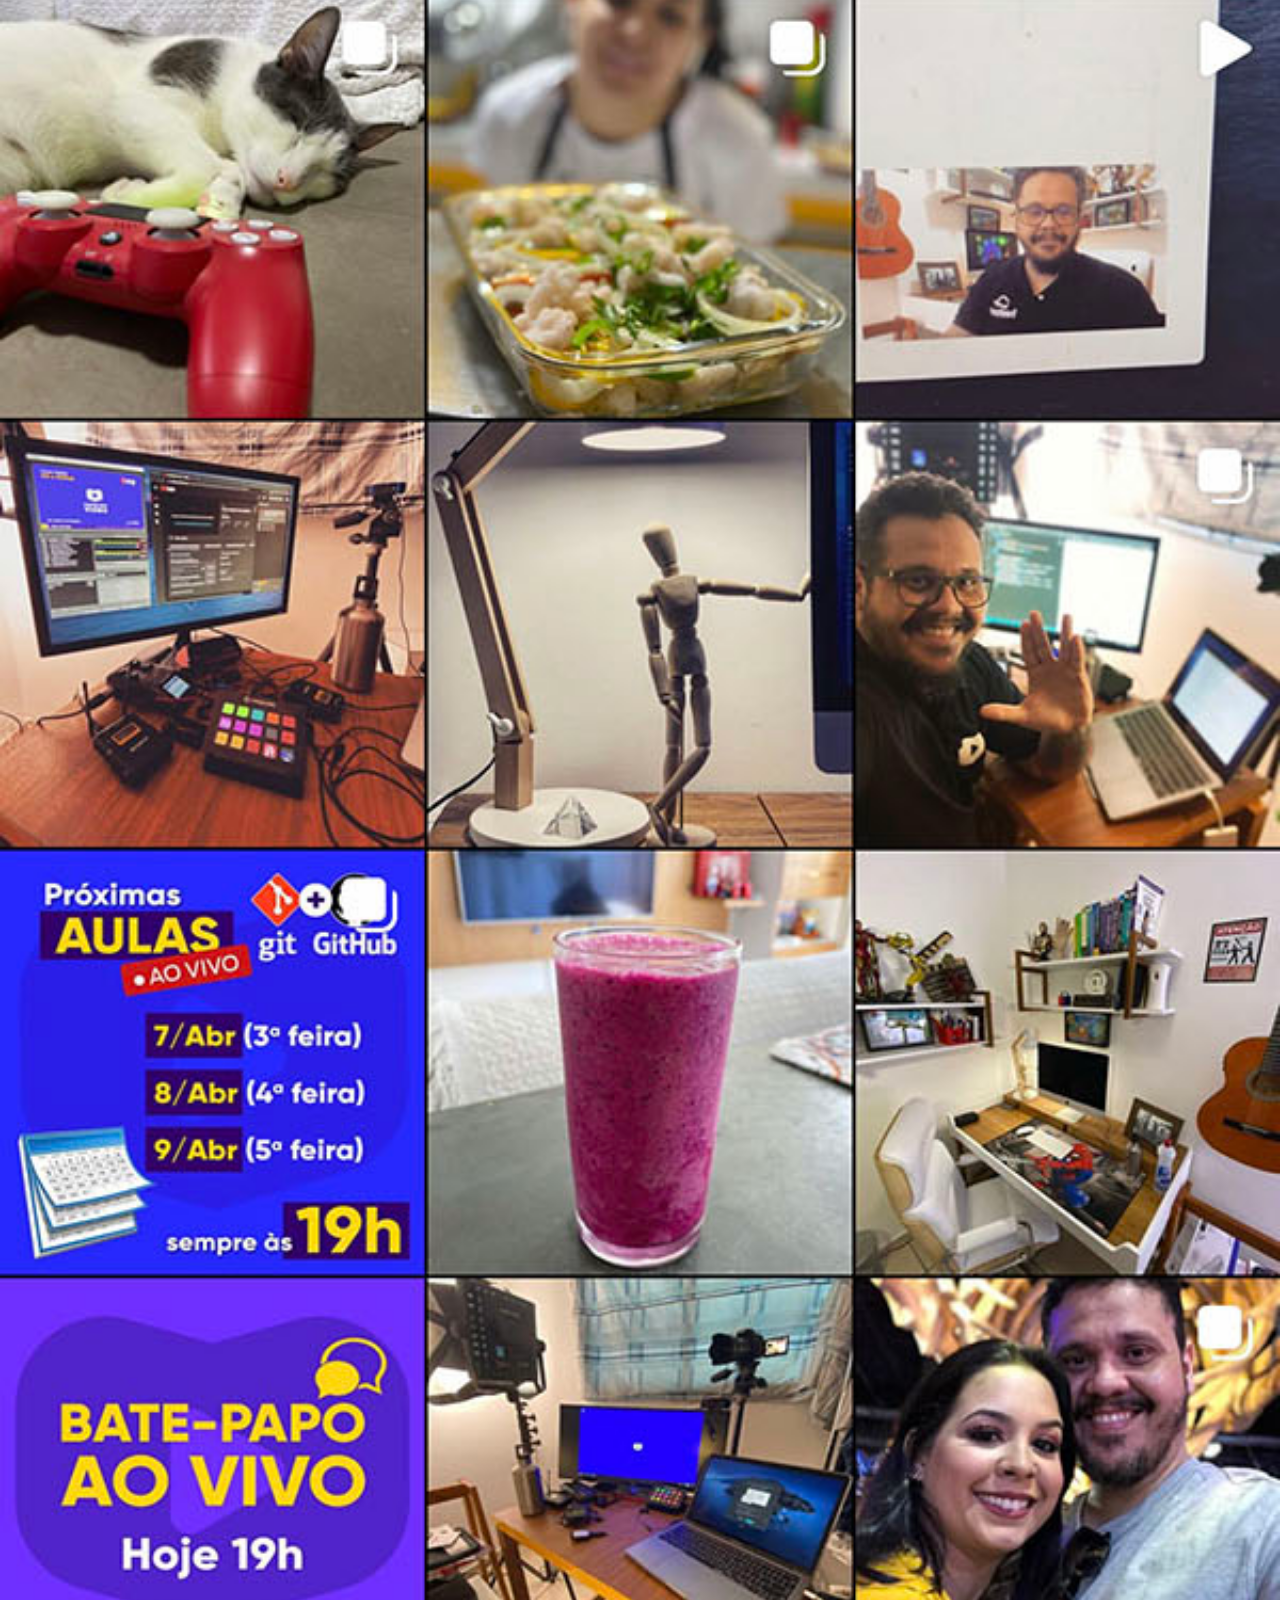
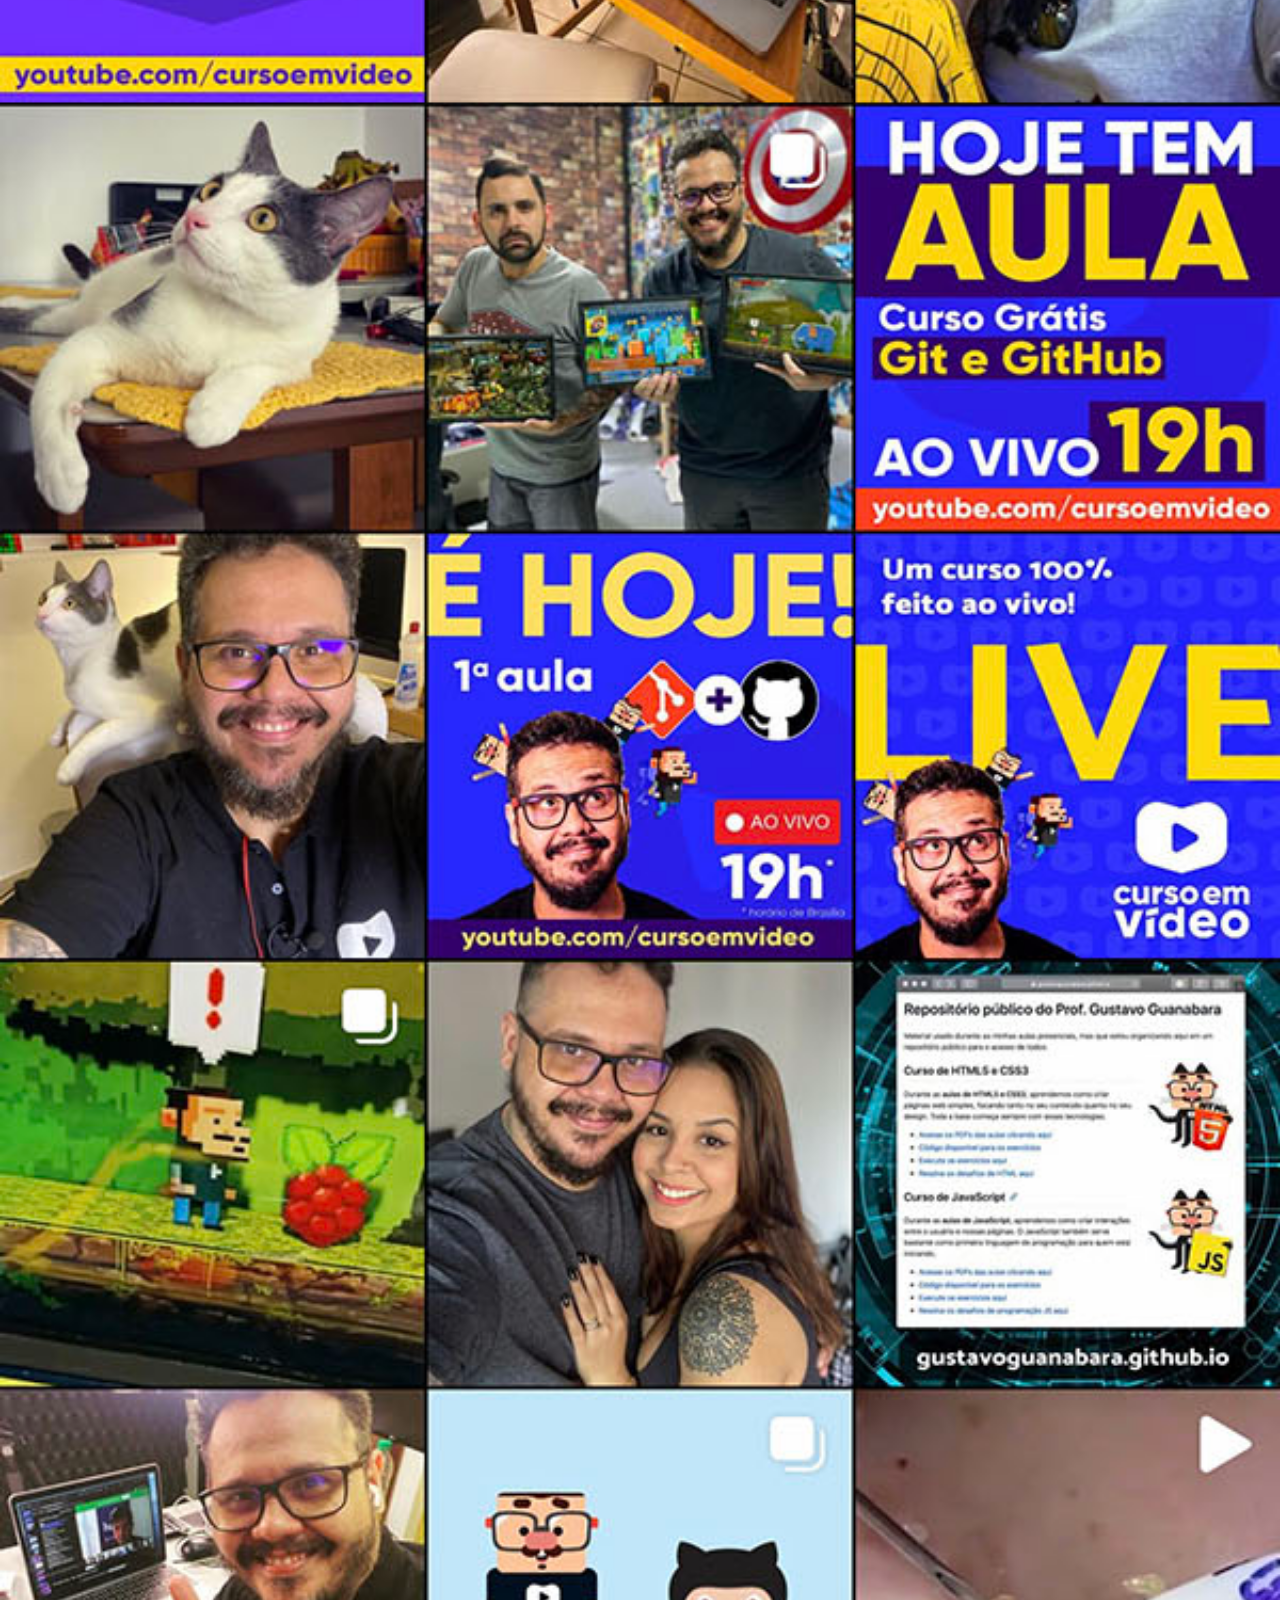
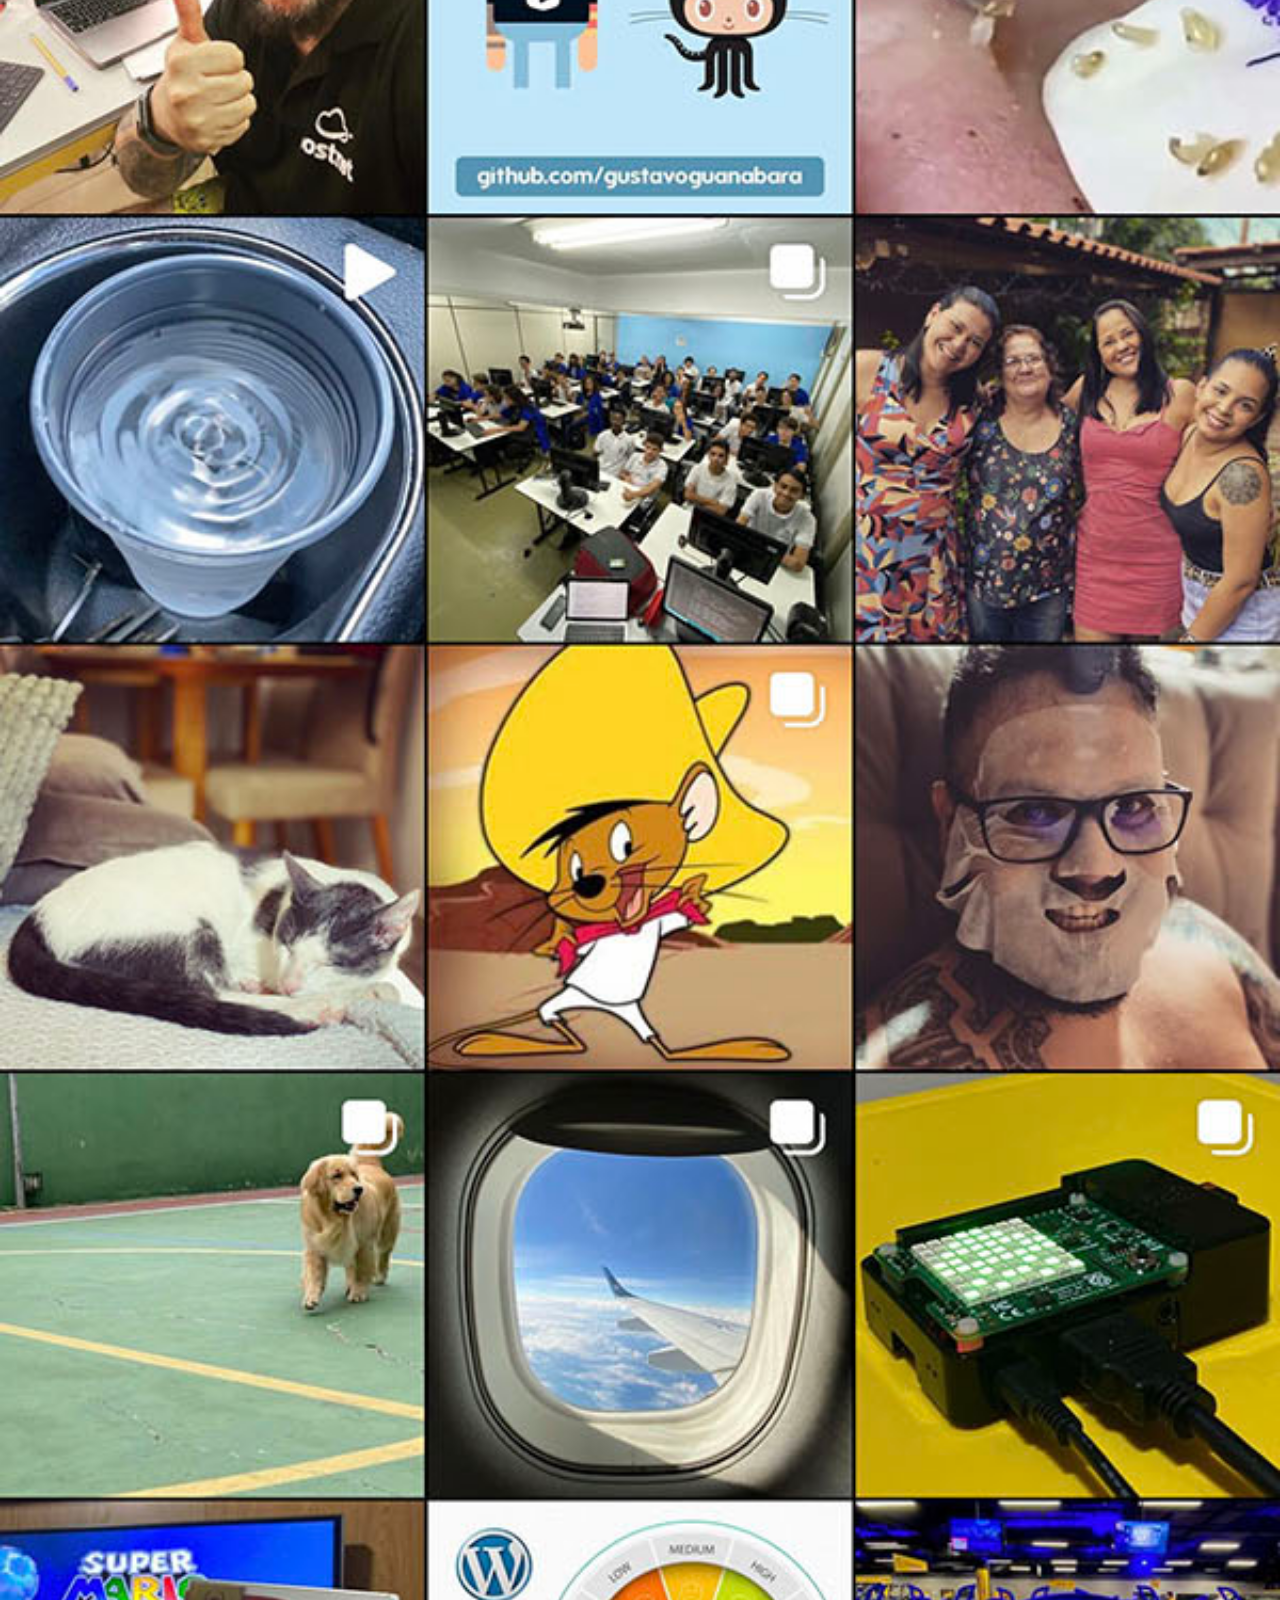
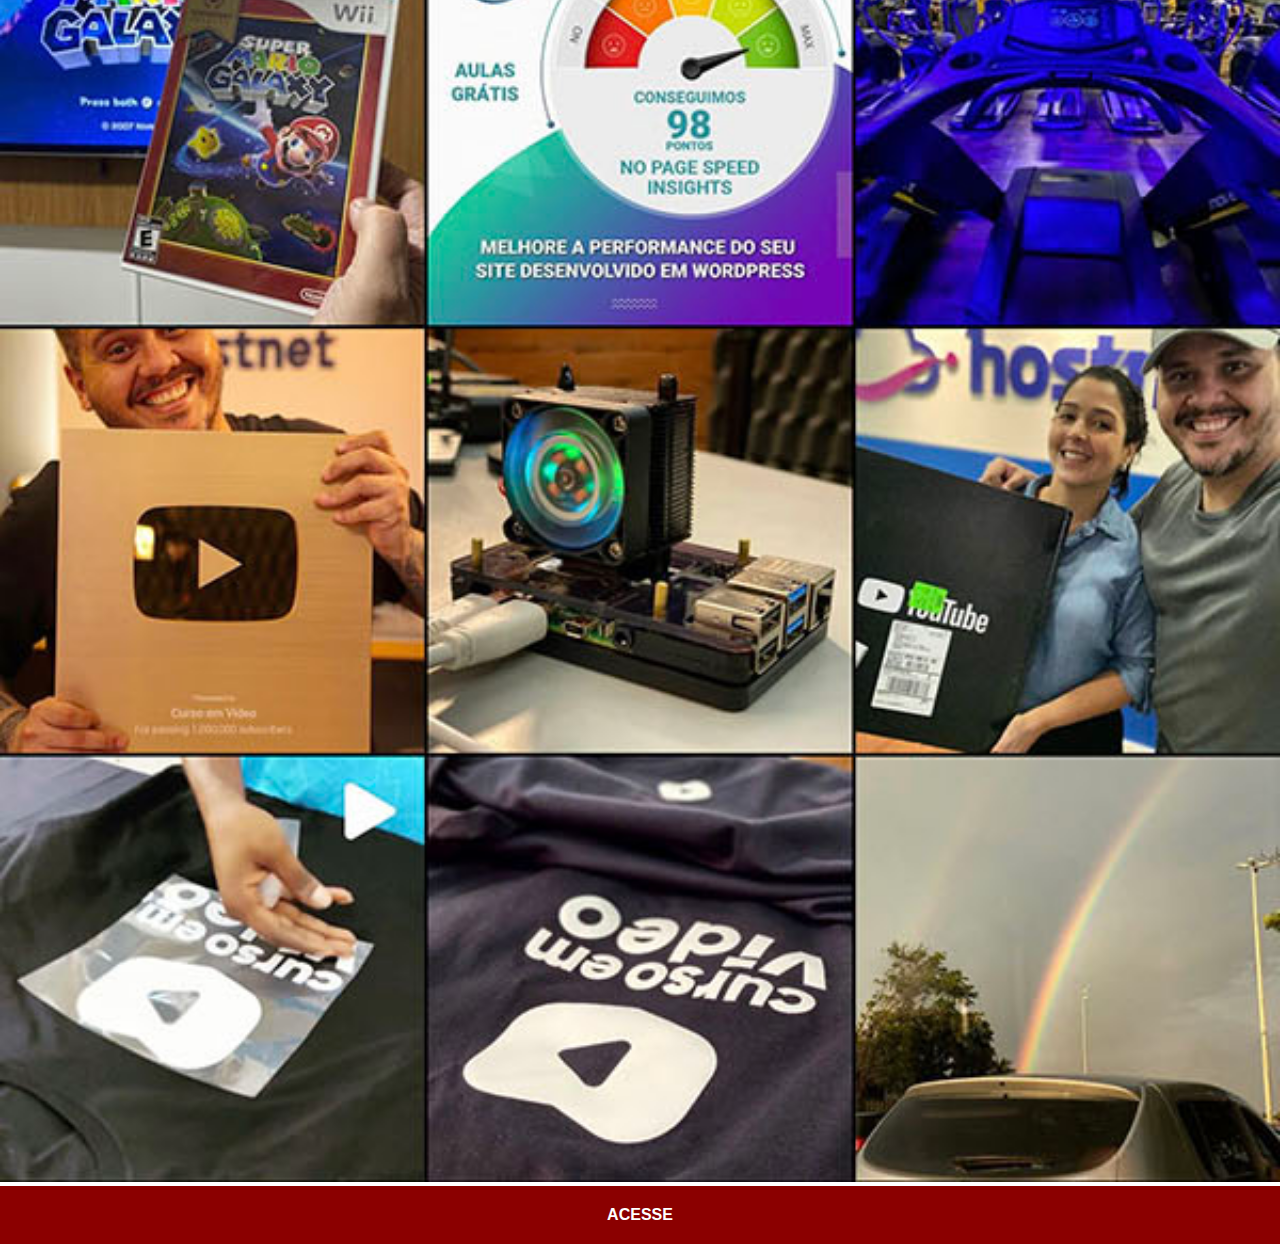
<file: instagram.html>
<!DOCTYPE html>
<html lang="pt-br">
<head>
    <meta charset="UTF-8">
    <meta http-equiv="X-UA-Compatible" content="IE=edge">
    <meta name="viewport" content="width=device-width, initial-scale=1.0">
    <title>Document</title>
    <link rel="stylesheet" href="css/social.css">
</head>
<body>
    <img src="image/tela-instagram.jpg" alt="Instagram">
    <a href="https://www.instagram.com/gustavoguanabara/" target="_blank">ACESSE</a>
</body>
</html>
</file>
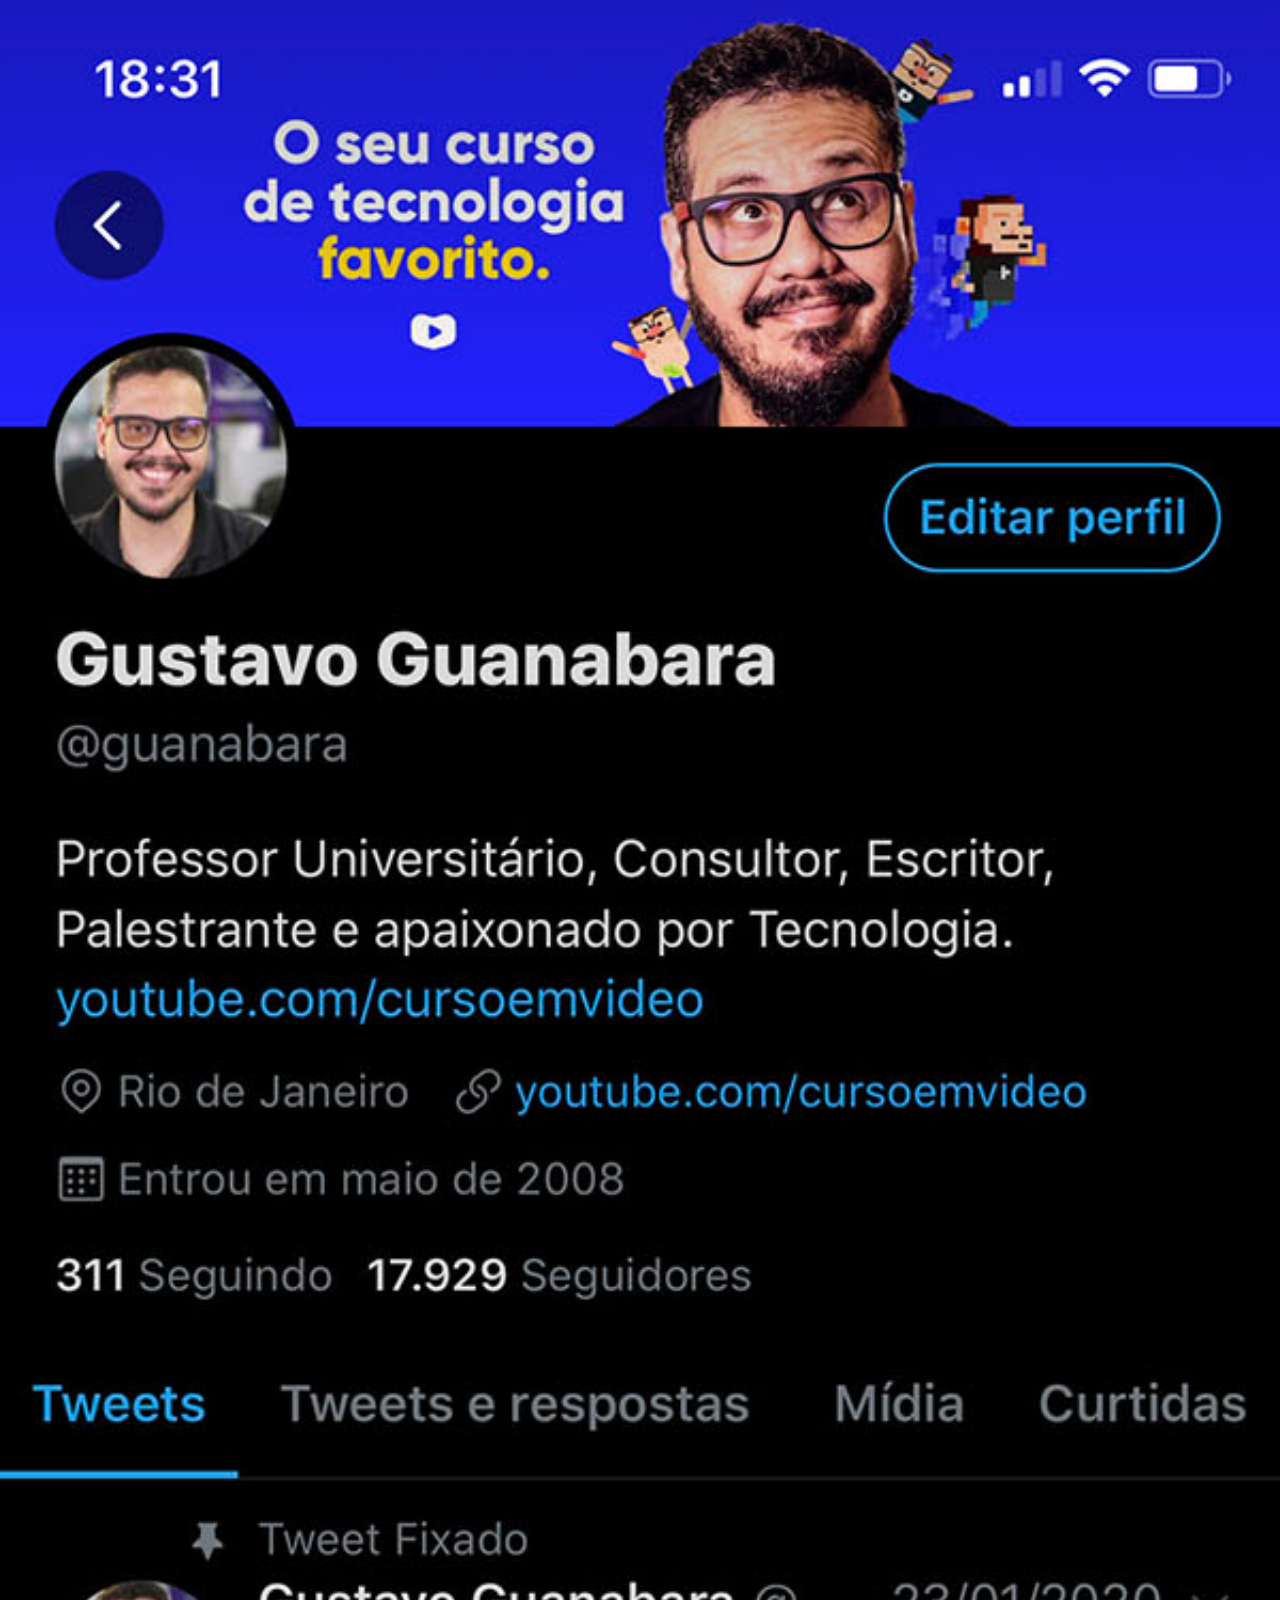
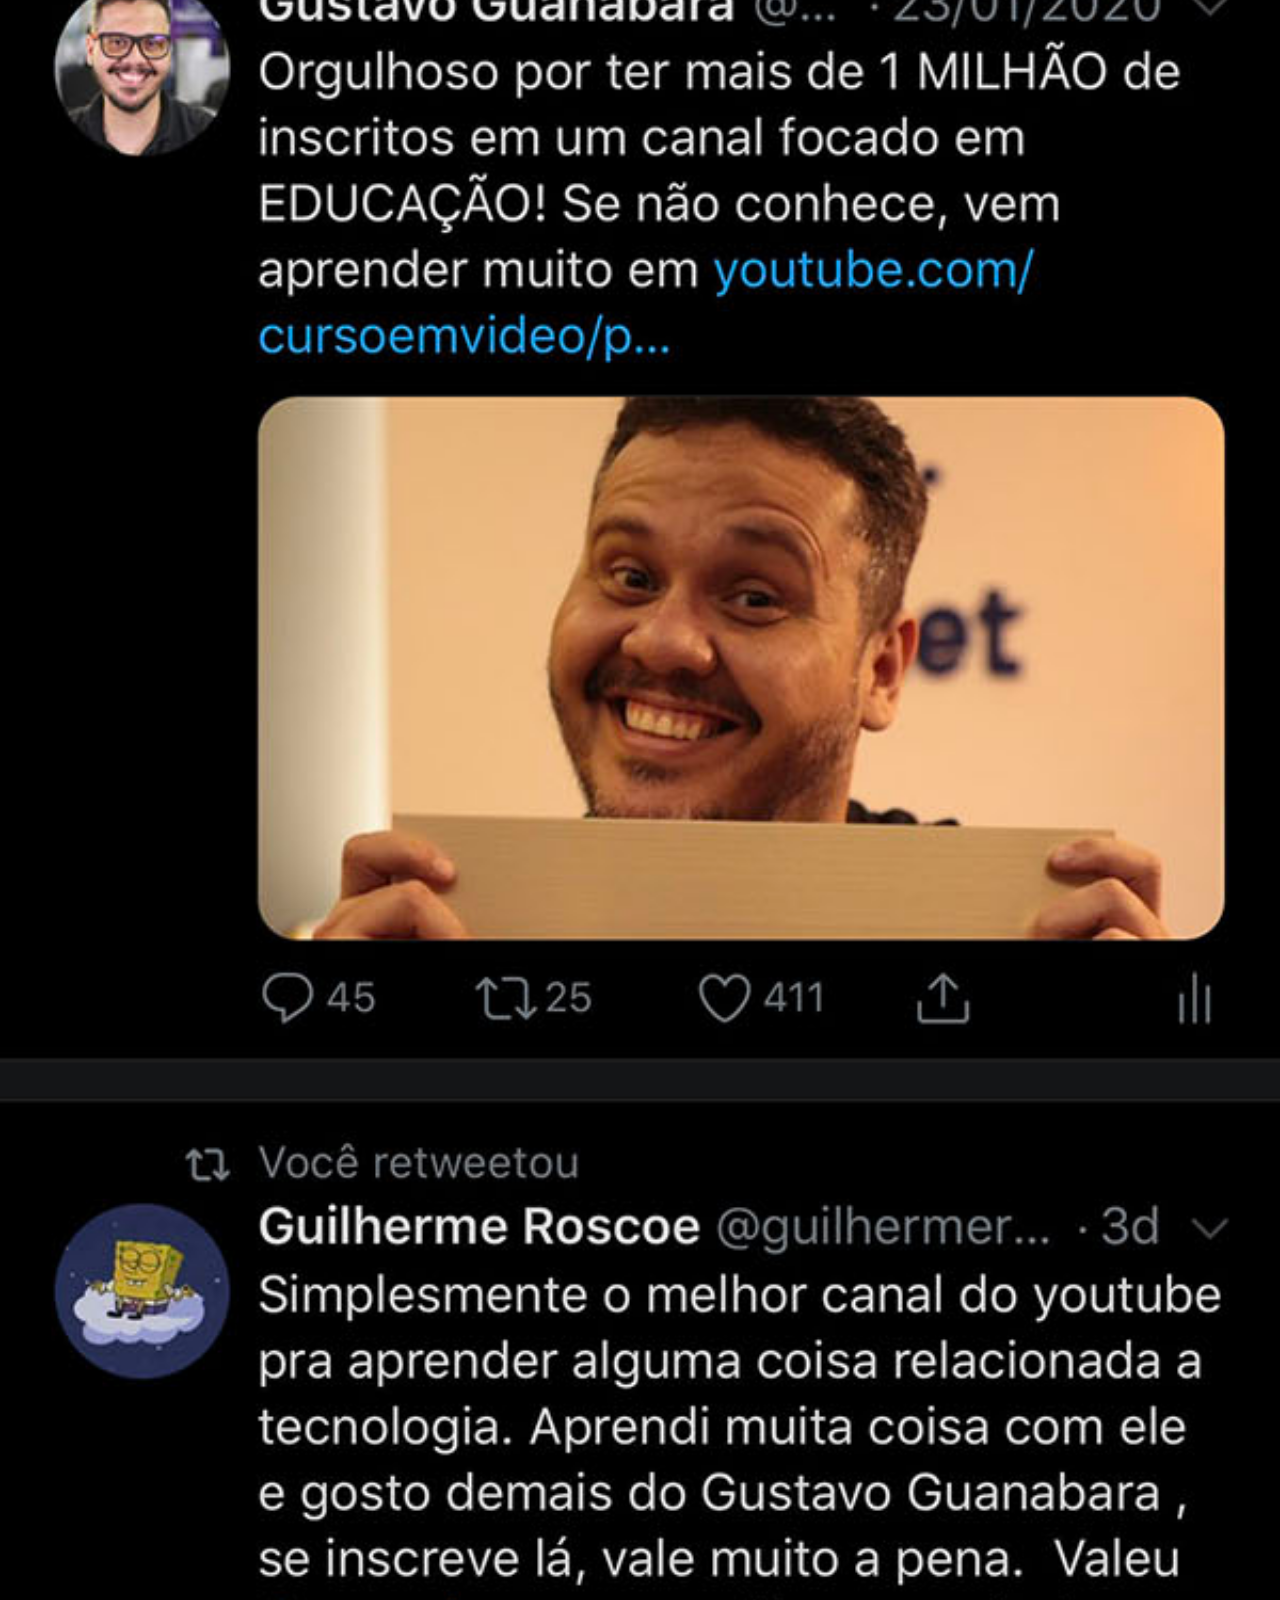
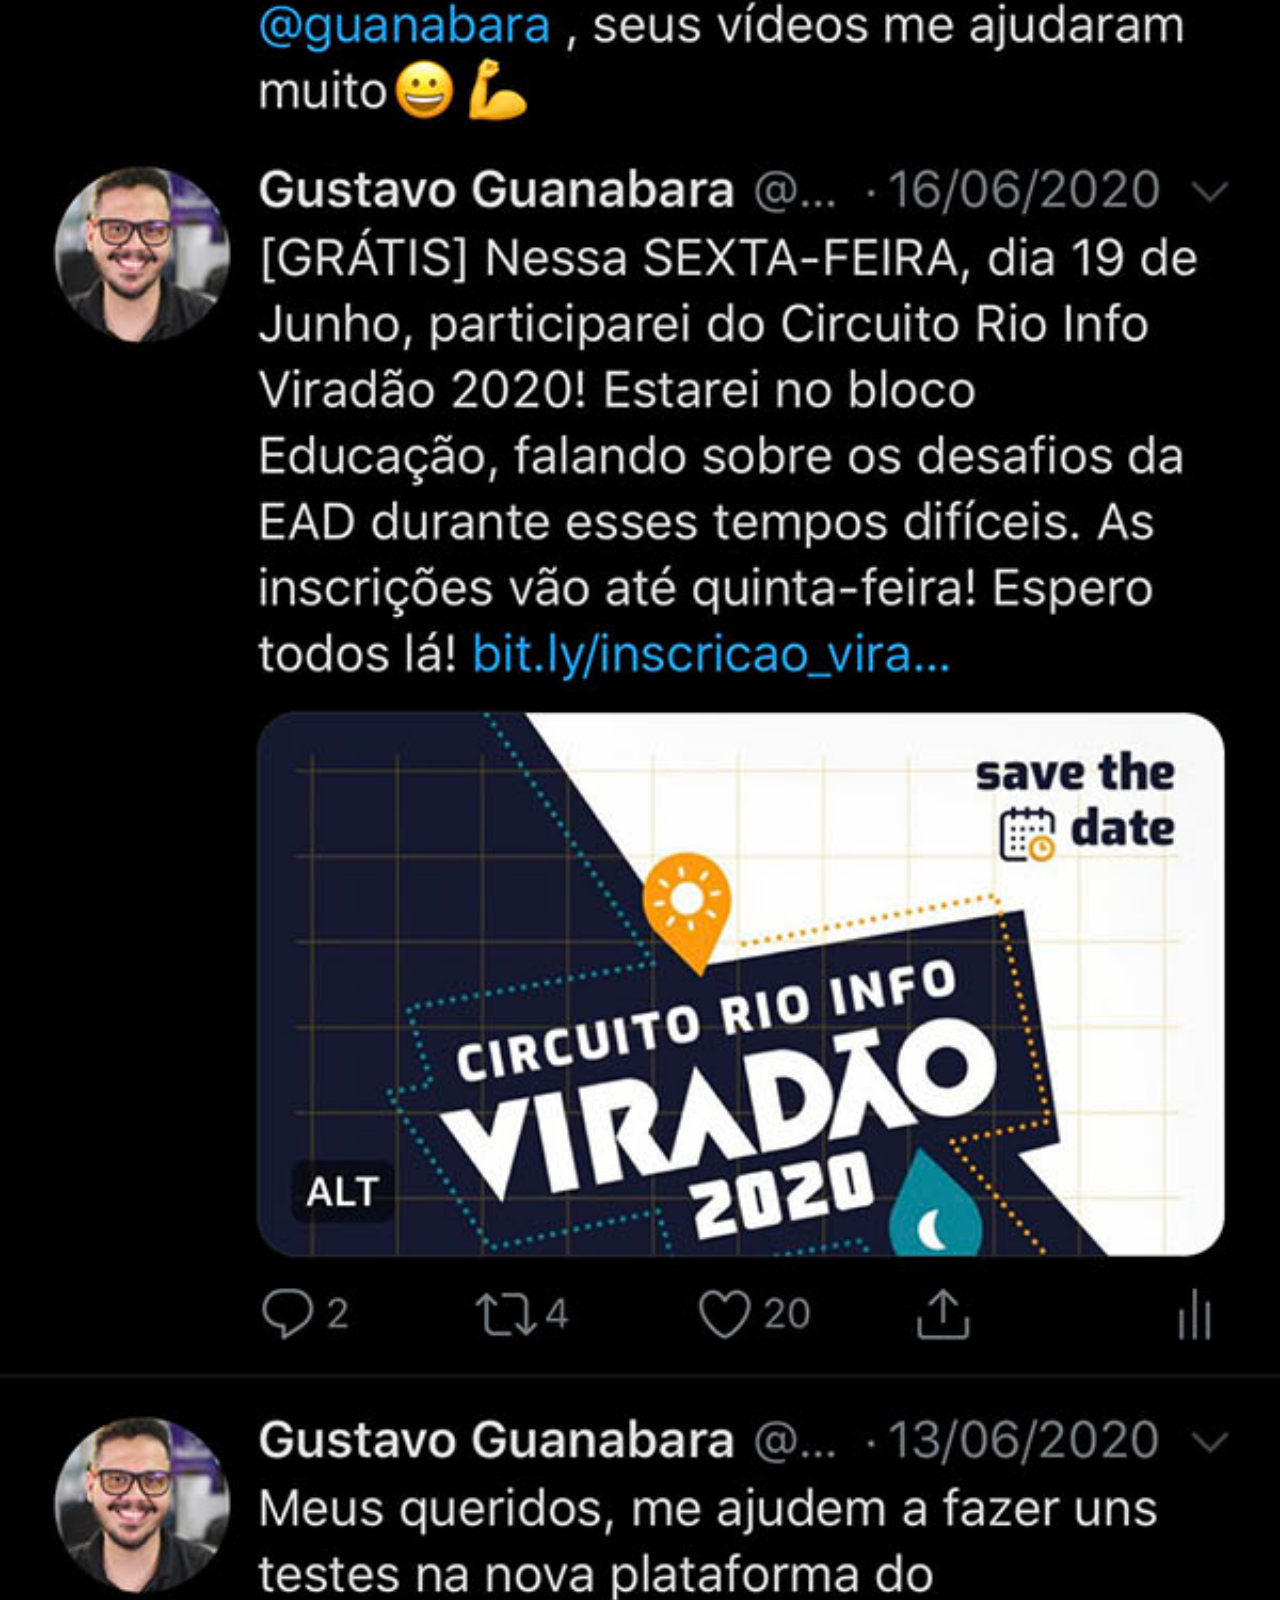
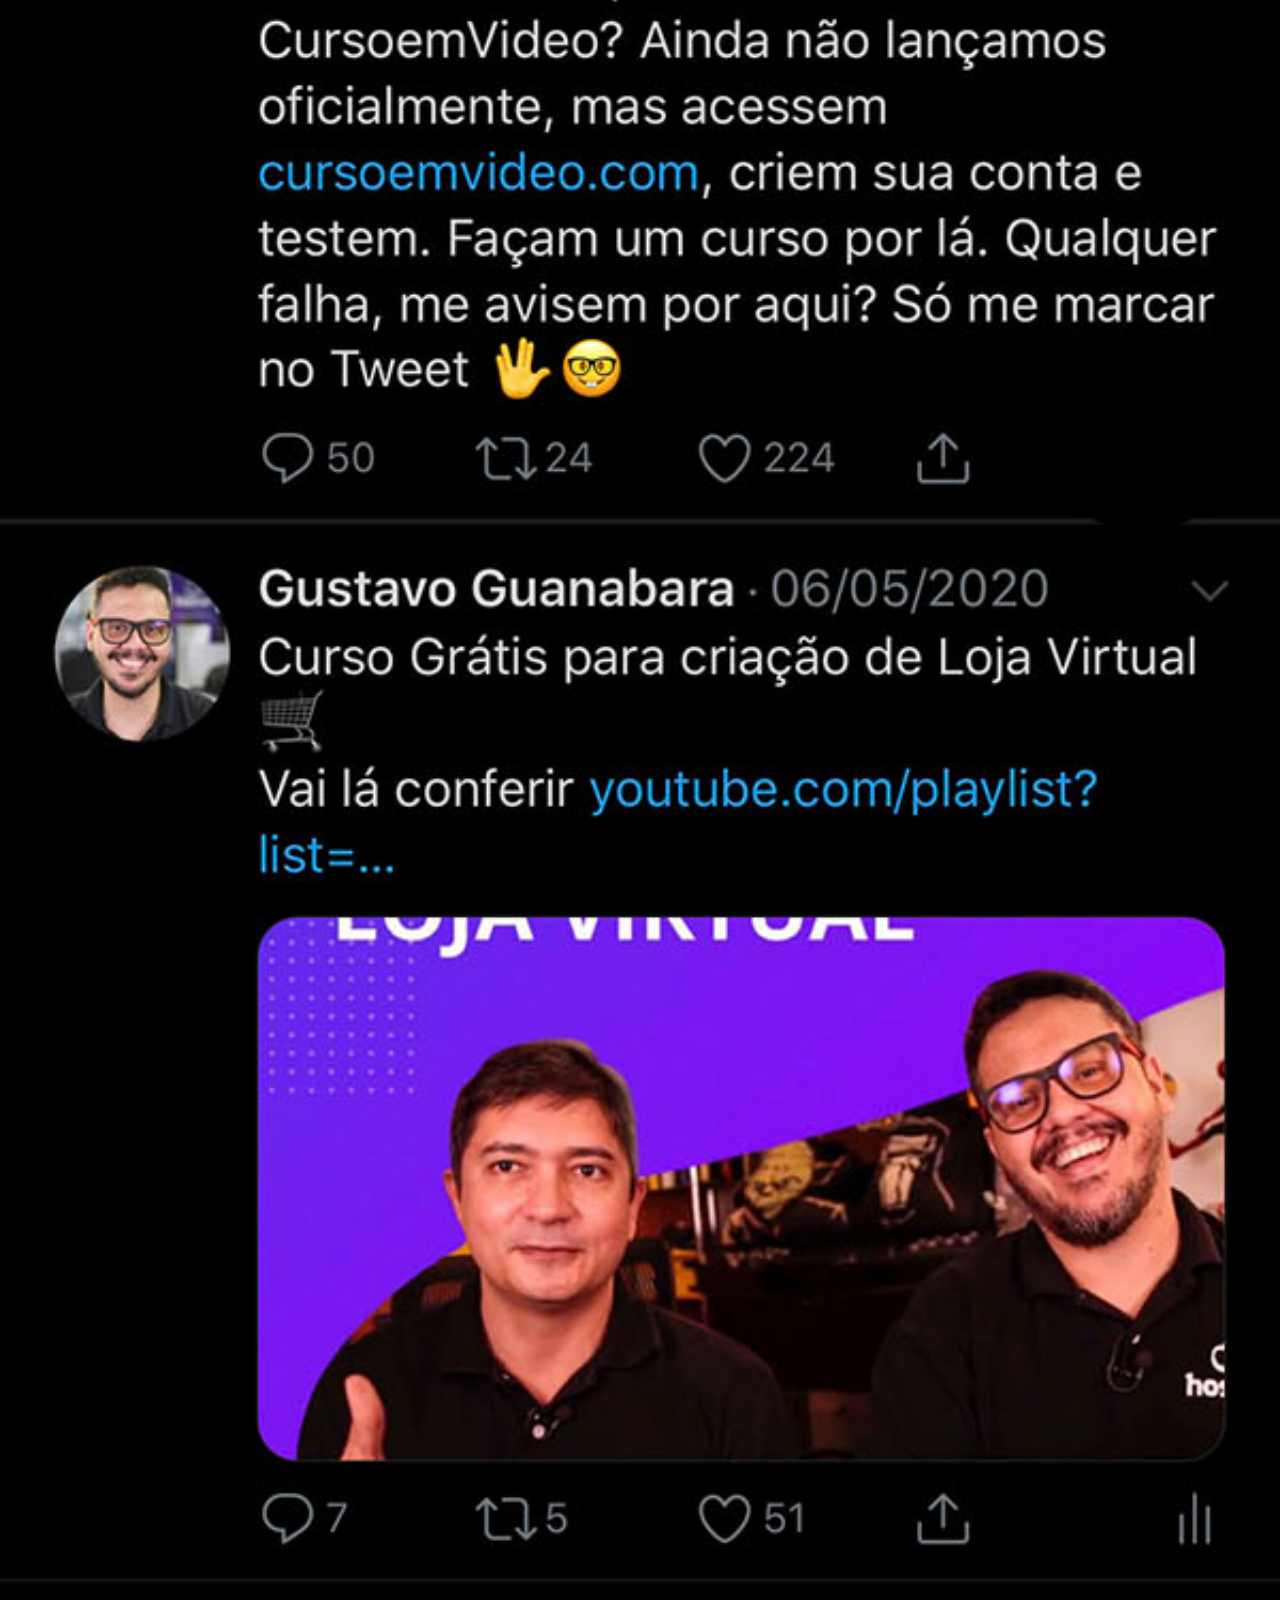
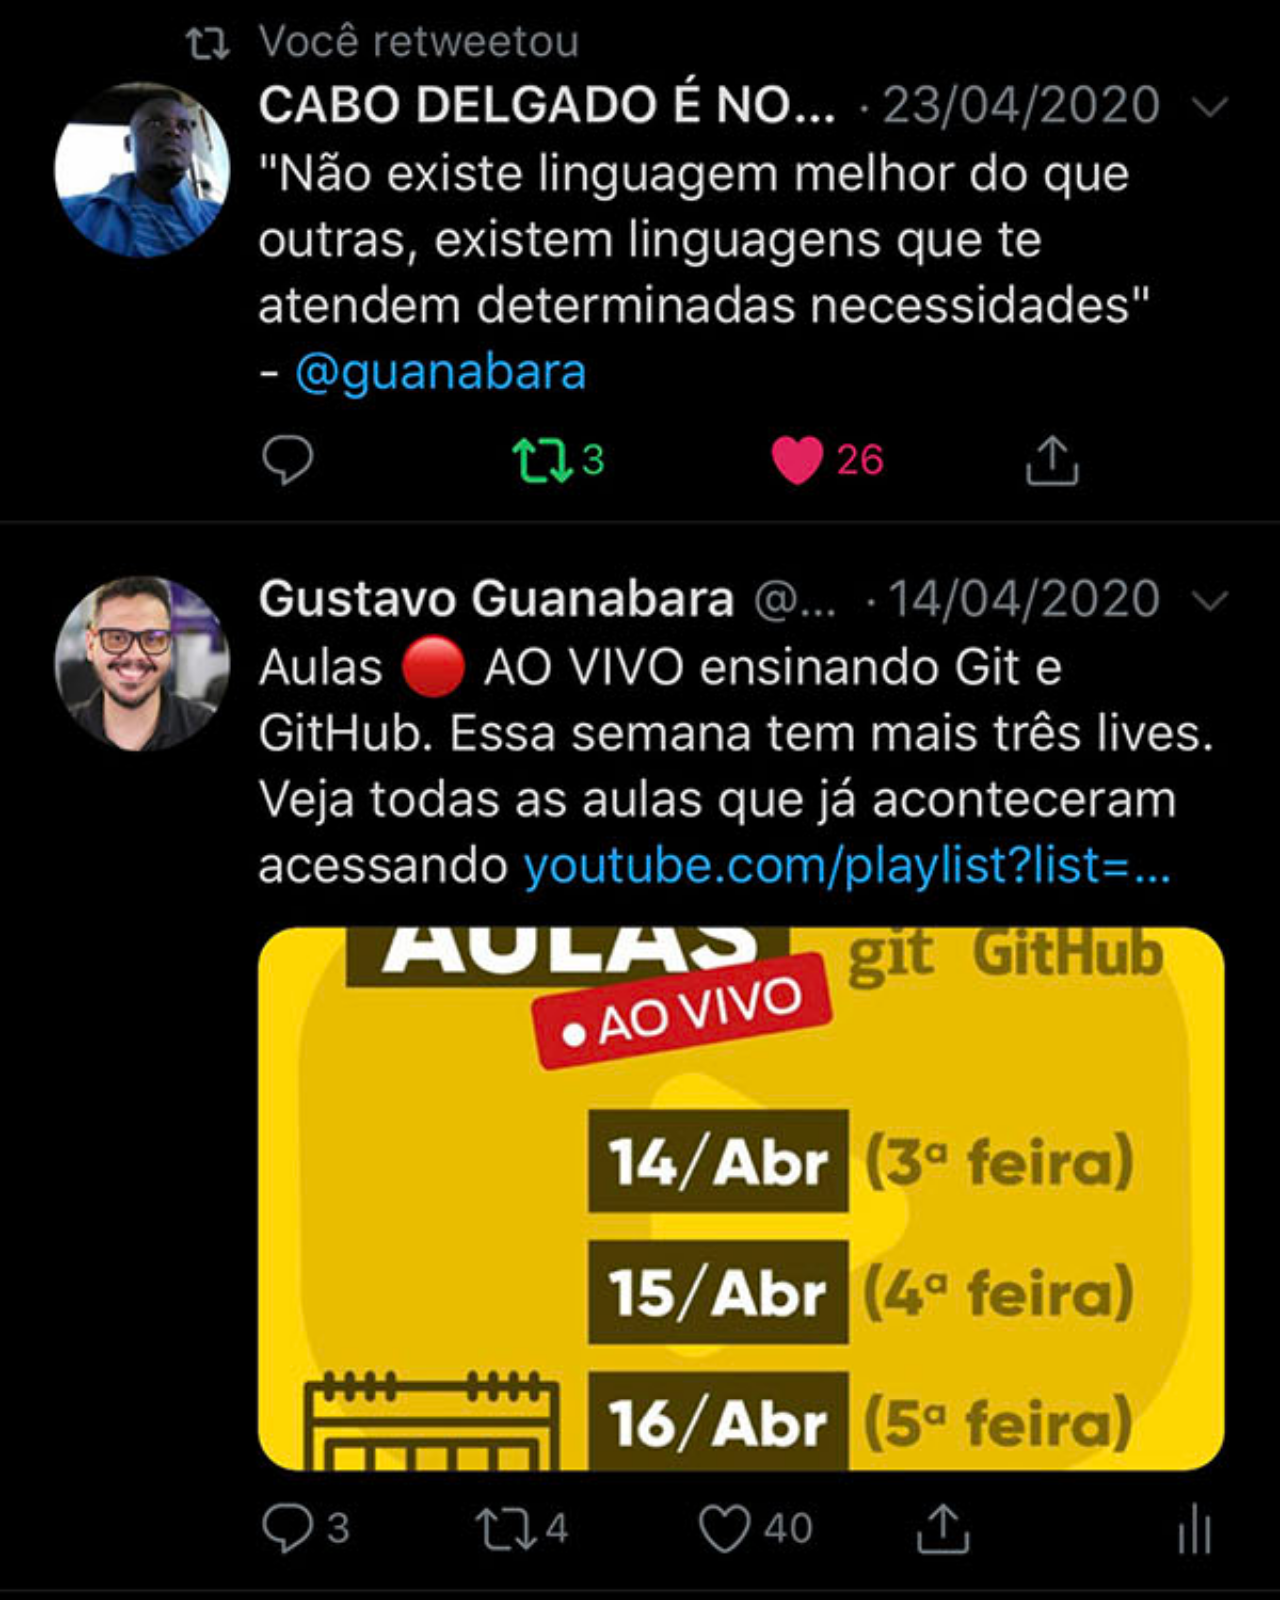
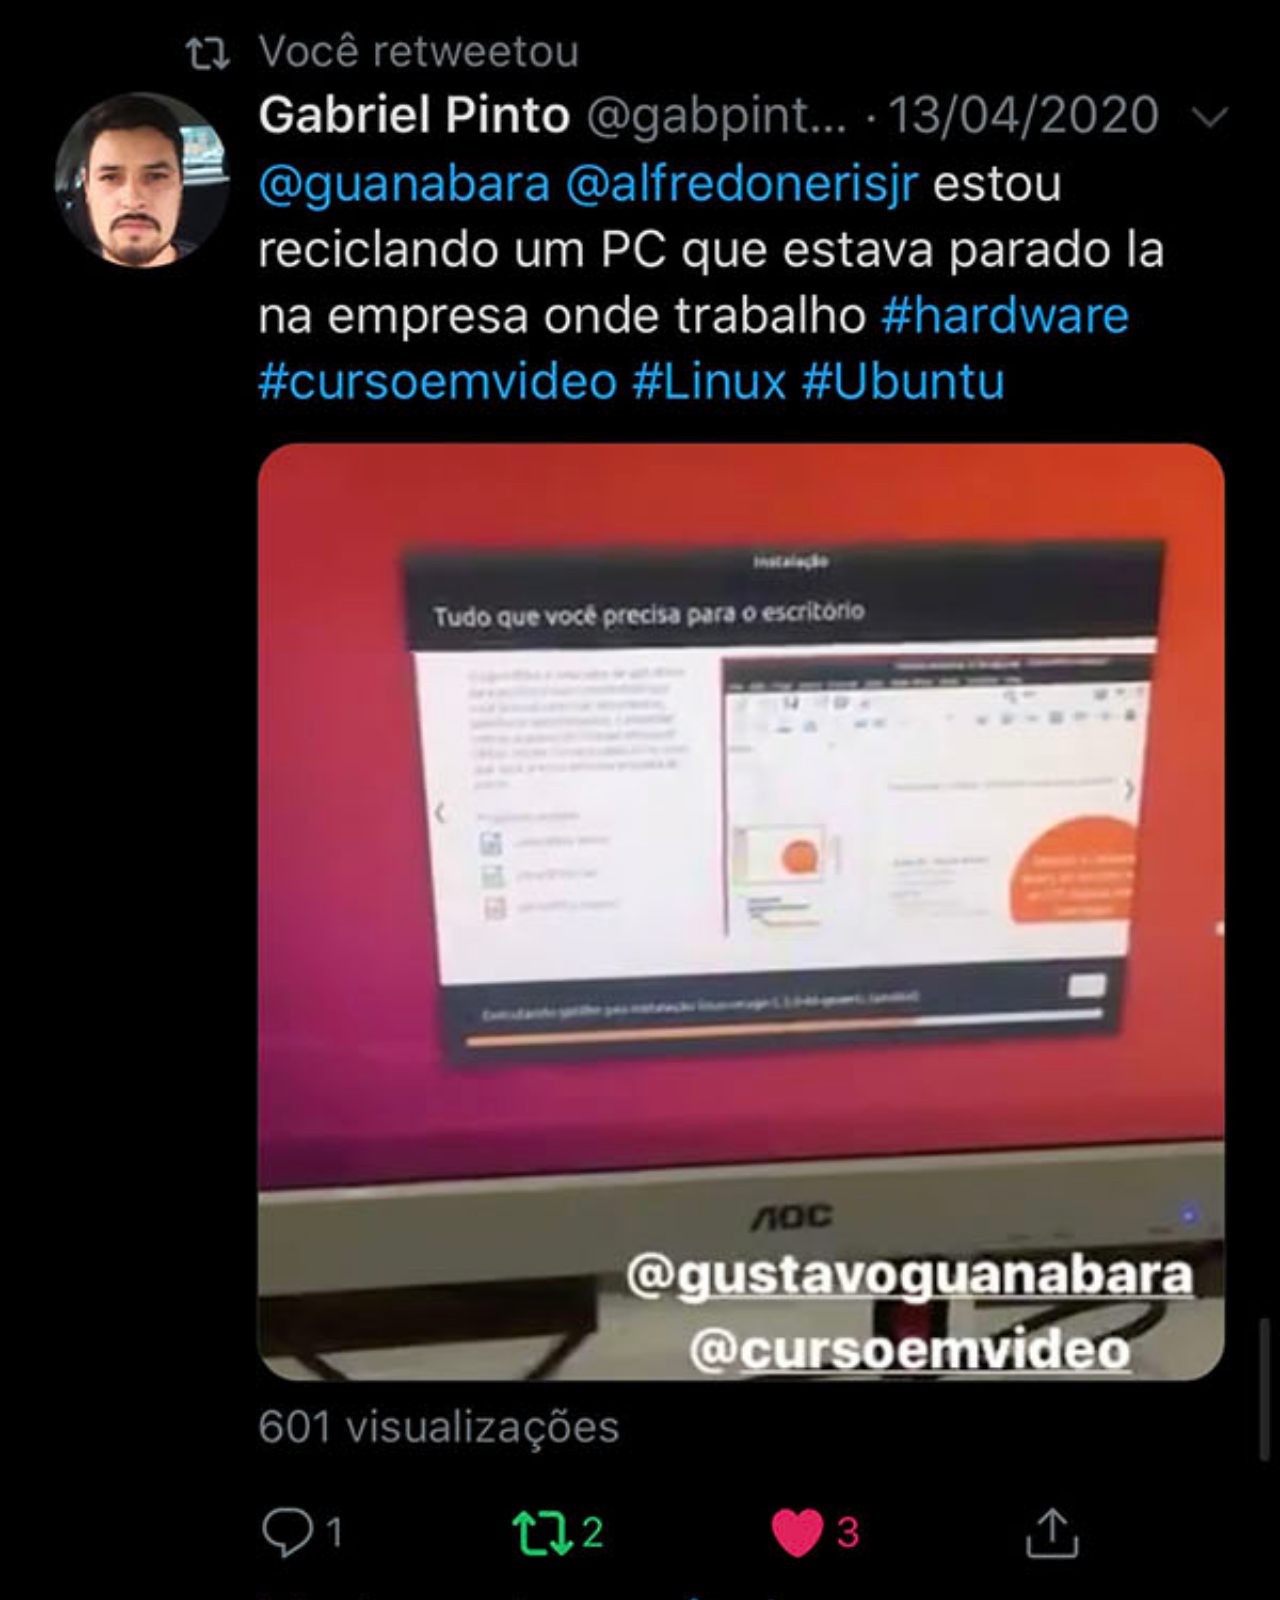
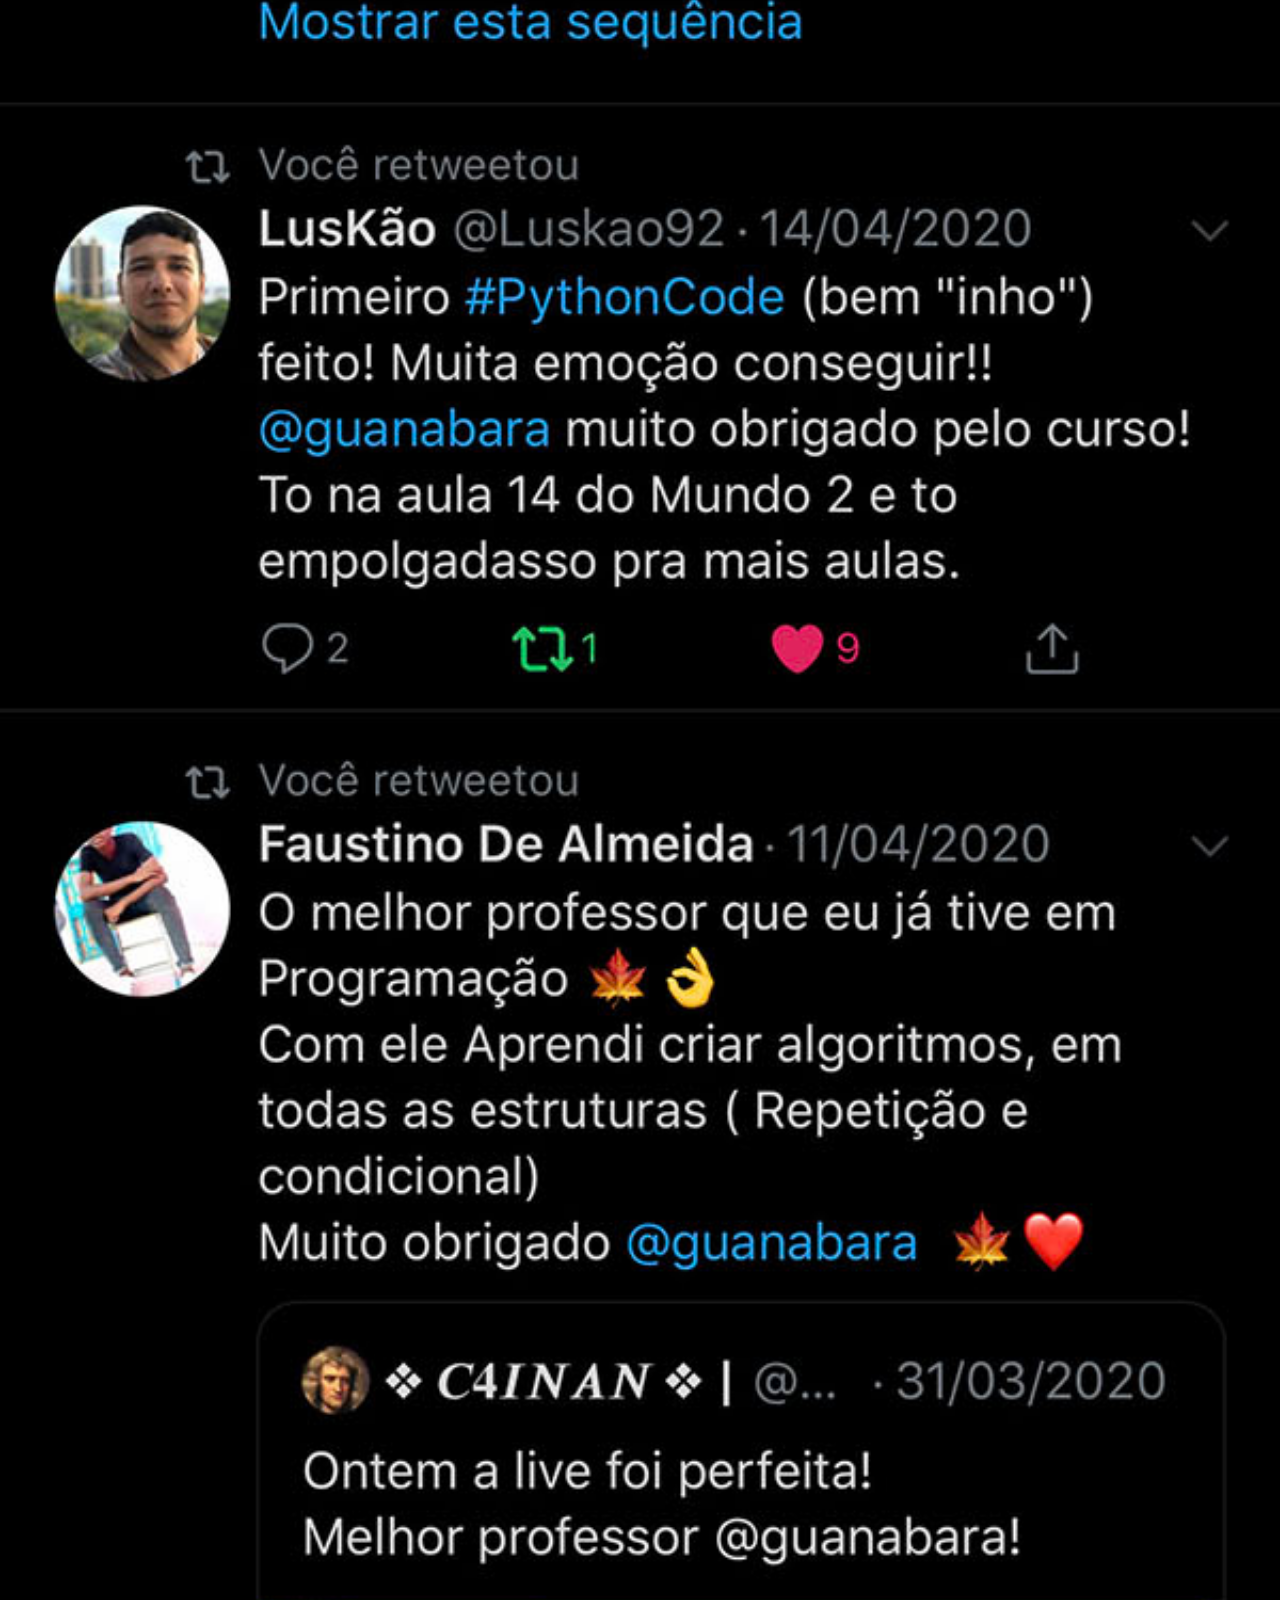
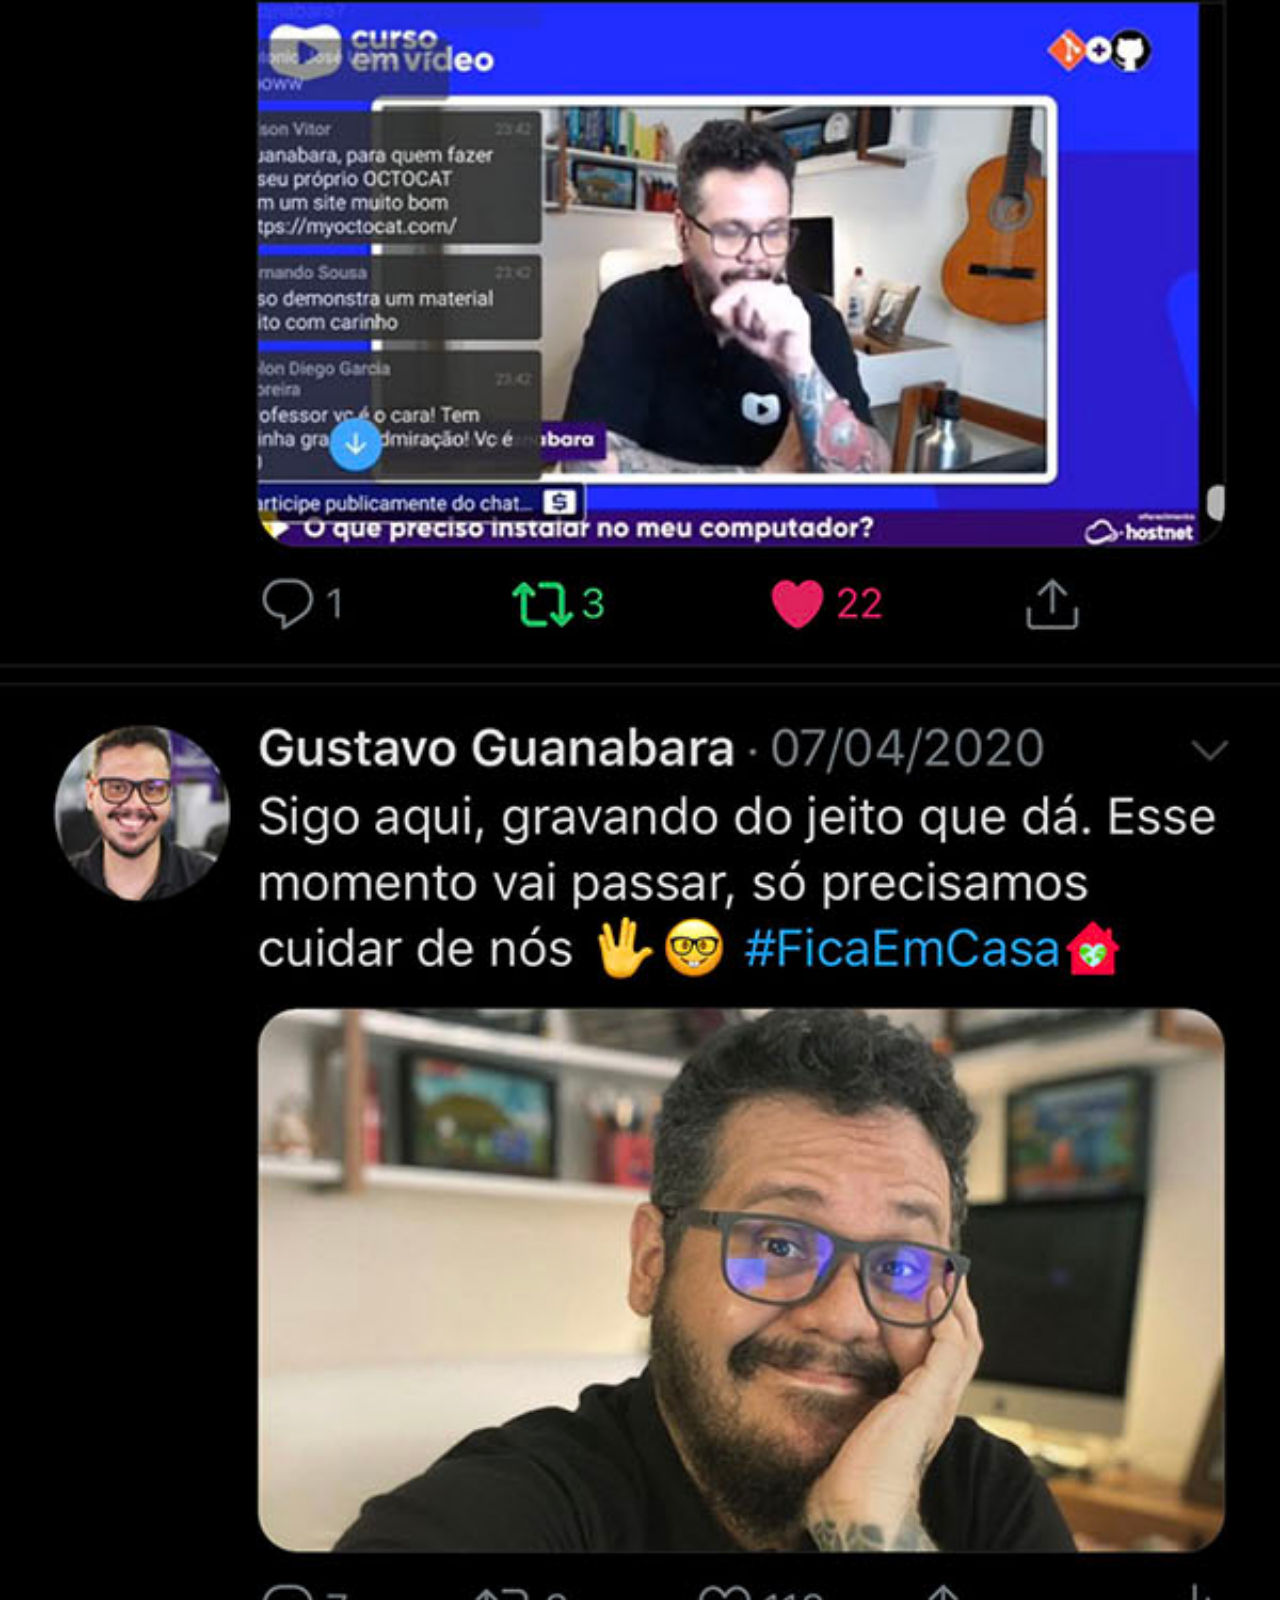
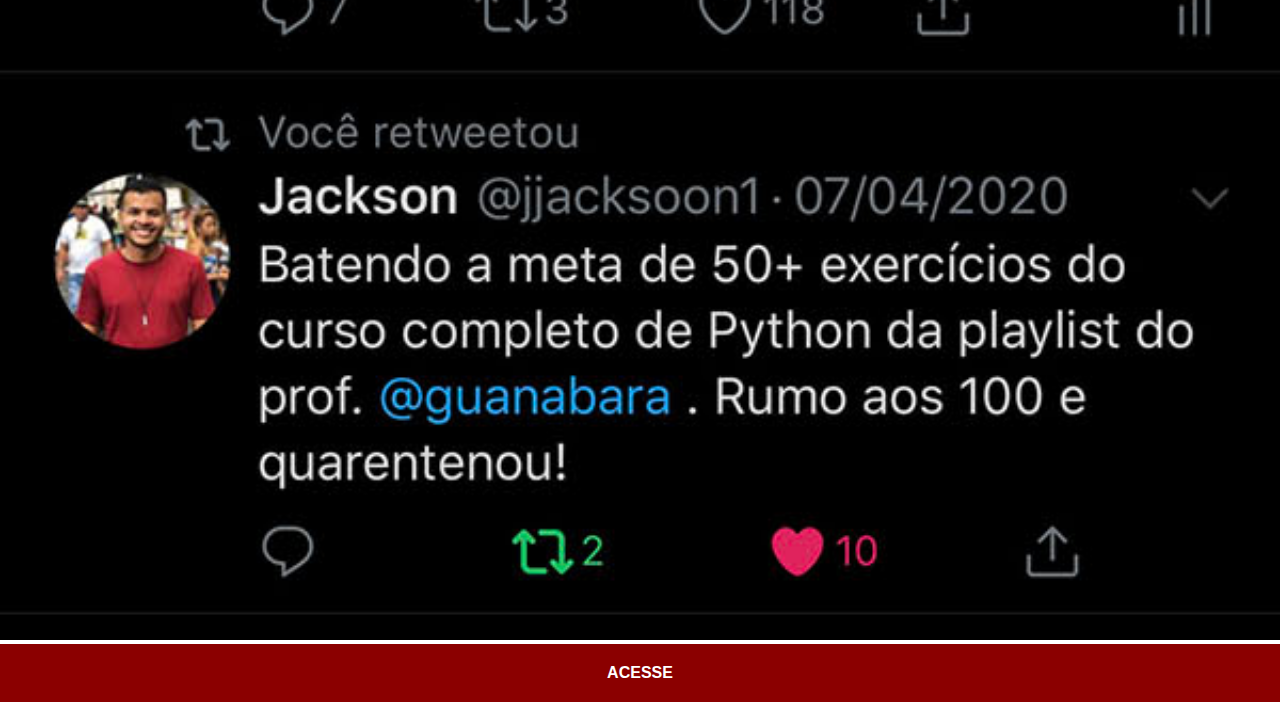
<file: twitter.html>
<!DOCTYPE html>
<html lang="pt-br">
<head>
    <meta charset="UTF-8">
    <meta http-equiv="X-UA-Compatible" content="IE=edge">
    <meta name="viewport" content="width=device-width, initial-scale=1.0">
    <title>Twitter</title>
    <link rel="stylesheet" href="css/social.css">
</head>
<body>
    <img src="image/tela-twitter.jpg" alt="Twitter">
    <a href="https://twitter.com/guanabara" target="_blank">ACESSE</a>
</body>
</html>
</file>
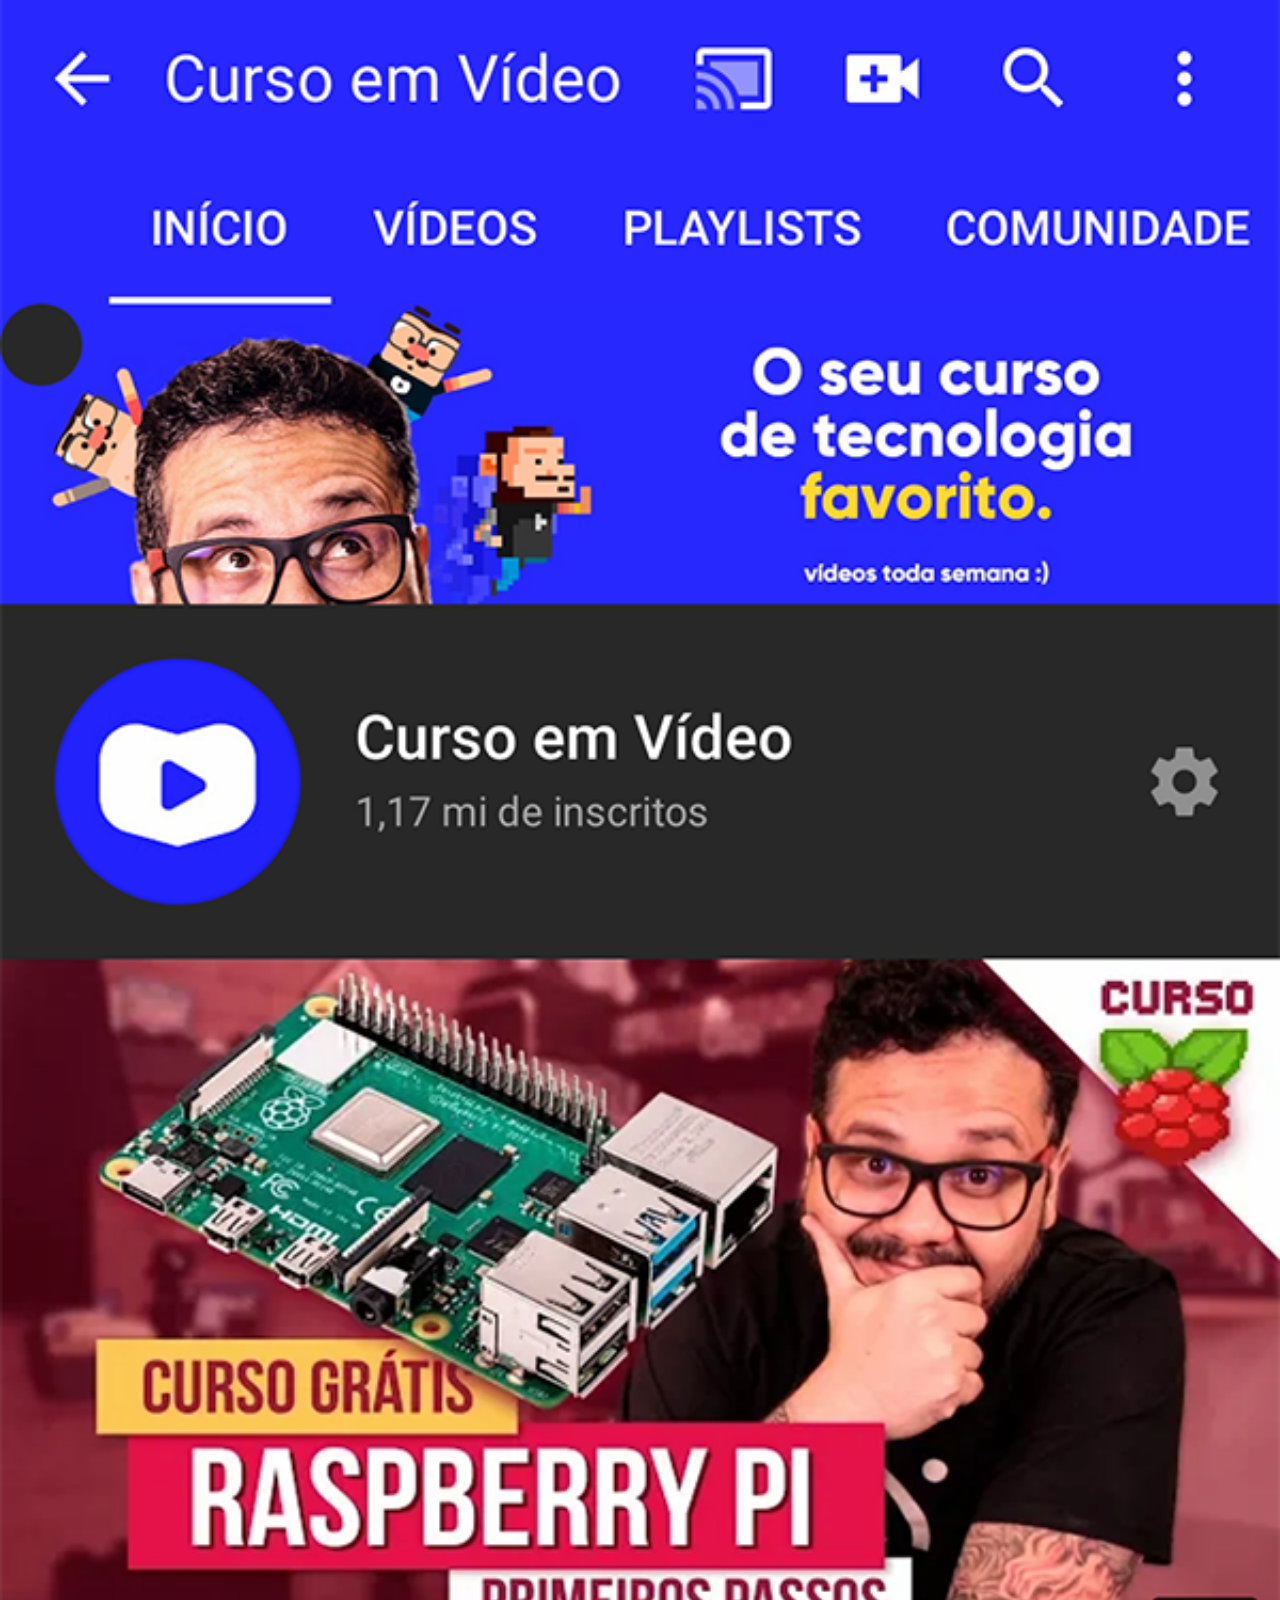
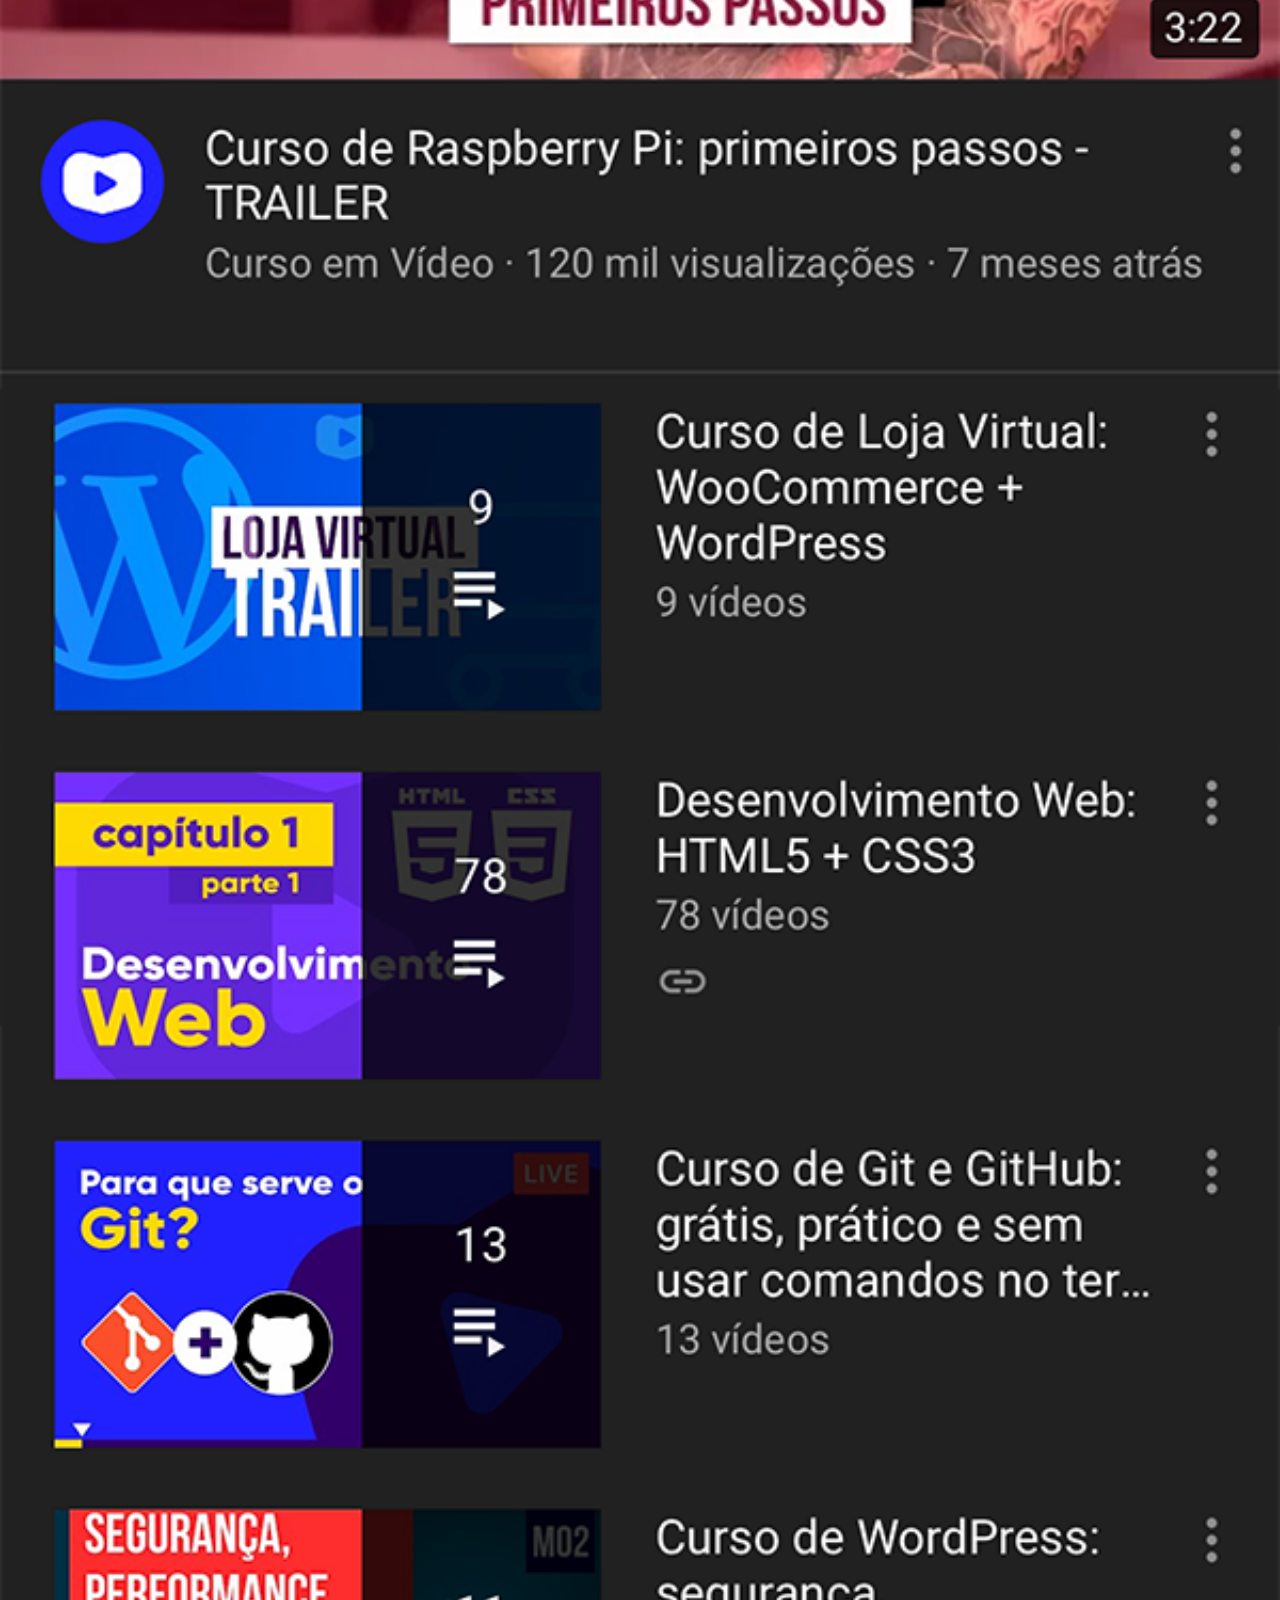
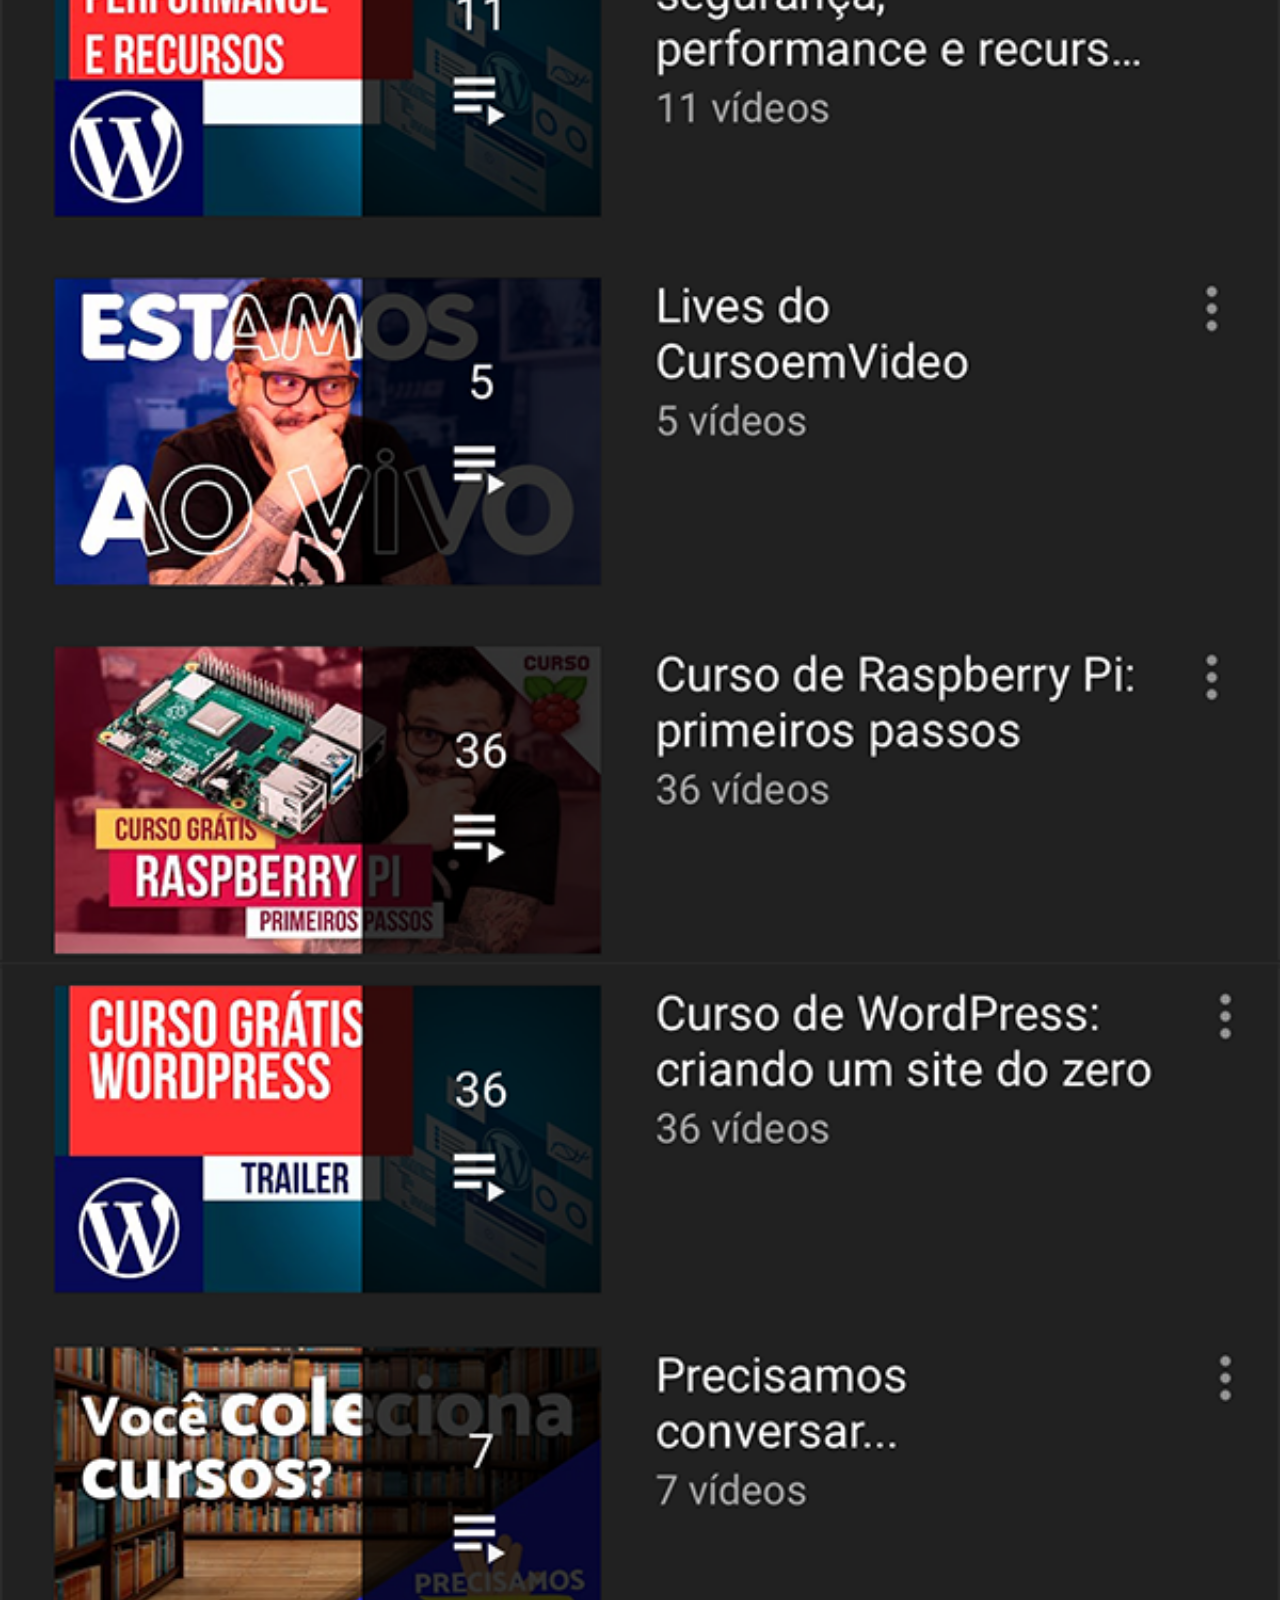
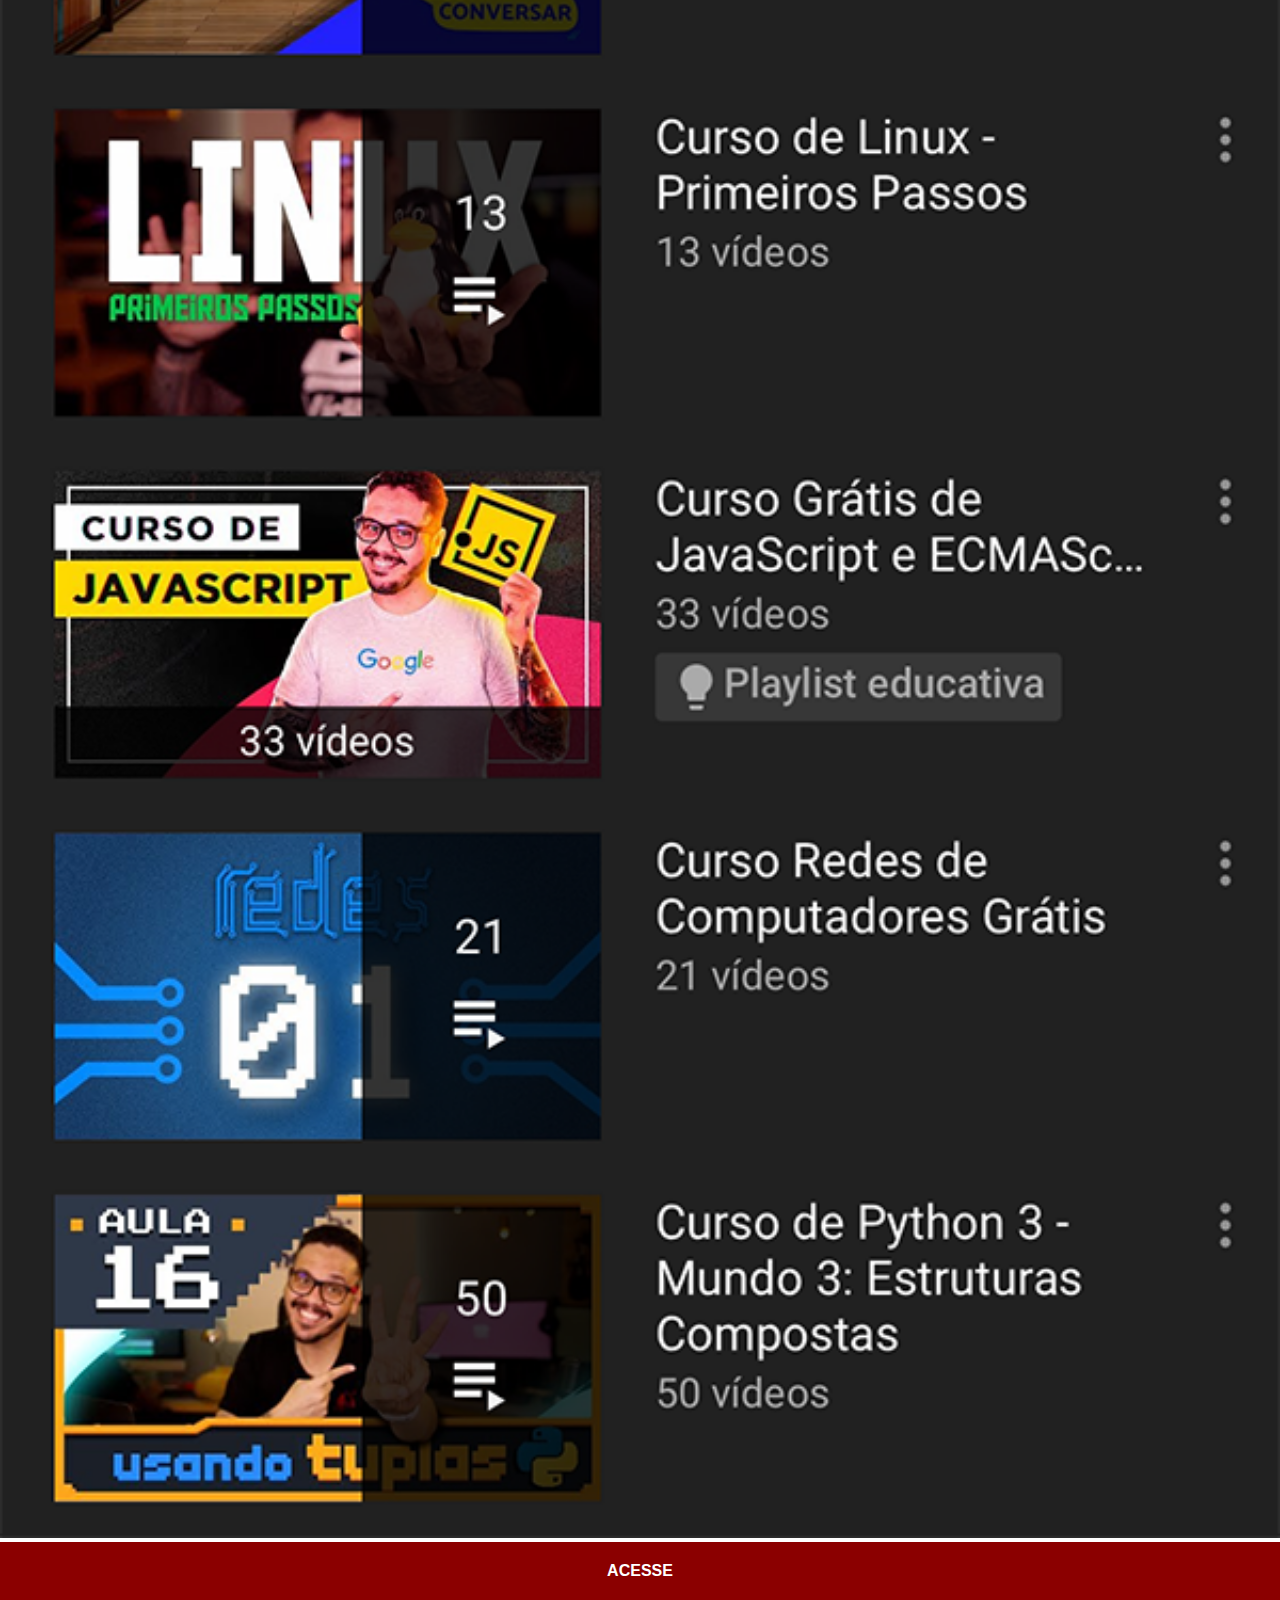
<file: youtube.html>
<!DOCTYPE html>
<html lang="pt-br">
<head>
    <meta charset="UTF-8">
    <meta http-equiv="X-UA-Compatible" content="IE=edge">
    <meta name="viewport" content="width=device-width, initial-scale=1.0">
    <title>Youtube</title>
    <link rel="stylesheet" href="./css/social.css">
</head>
<body>
    <img src="image/tela-youtube.png" alt="youtube">
    <a href="https://www.youtube.com/@CursoemVideo/playlists" target="_blank">ACESSE</a>
</body>
</html>
</file>
<file: css/style.css>
@charset "UTF-8";

* {
    padding: 0px;
    margin: 0px;
    font-family: Arial, Helvetica, sans-serif;
}

html, body {
    height: 100vw;
    width: 100vw;
    background-color: black;
}

body {
    background: url(../image/fundo-madeira.jpg) no-repeat top center;
    background-size: cover;
   
    position: fixed;
    overflow: hidden;
}

main {
    height: 100vh;
    position: relative;
    
}

section#telefone {
    position: absolute;
    top: 50%;
    left: 50%;
    transform: translate(-50%, -50%);
    height: 650px;
    width: 311px;
    background: url(../image/frame-iphone.png) no-repeat;
    
}

iframe#tela {
    position: relative;
    top: 80px;
    left: 23px;
    width: 265px;
    height: 471px;
    
}

section#redes-sociais {
    text-align: right;
}

section#redes-sociais img {
    width: 50px;
    margin: 10px;
    border-radius: 50%;
    box-shadow: 2px 2px 5px rgba(0, 0, 0, 0.404);
    box-sizing: border-box
}

section#redes-sociais img:hover {
    border: 2px solid rgba(255, 255, 255, 0.623);
    transform: translate(-2px, -2px);
    box-shadow: 5px 5px 10px rgba(0, 0, 0, 0.63);
    transition: transform 0.5s;
}
</file>
<file: css/social.css>
@charset "UTF-8";

* {
    padding: 0px;
    margin: 0px;
    font-family: Arial, Helvetica, sans-serif;
}

::-webkit-scrollbar {
    width: 0px;
    height: 0px;
}

img{
    width: 100vw;
}

a{
    display: block;
    background-color: darkred;
    color: white;
    padding: 20px;
    text-align: center;
    font-weight: bolder;
    text-decoration: none;
}

a:hover{
    background-color: red;
}
</file>
